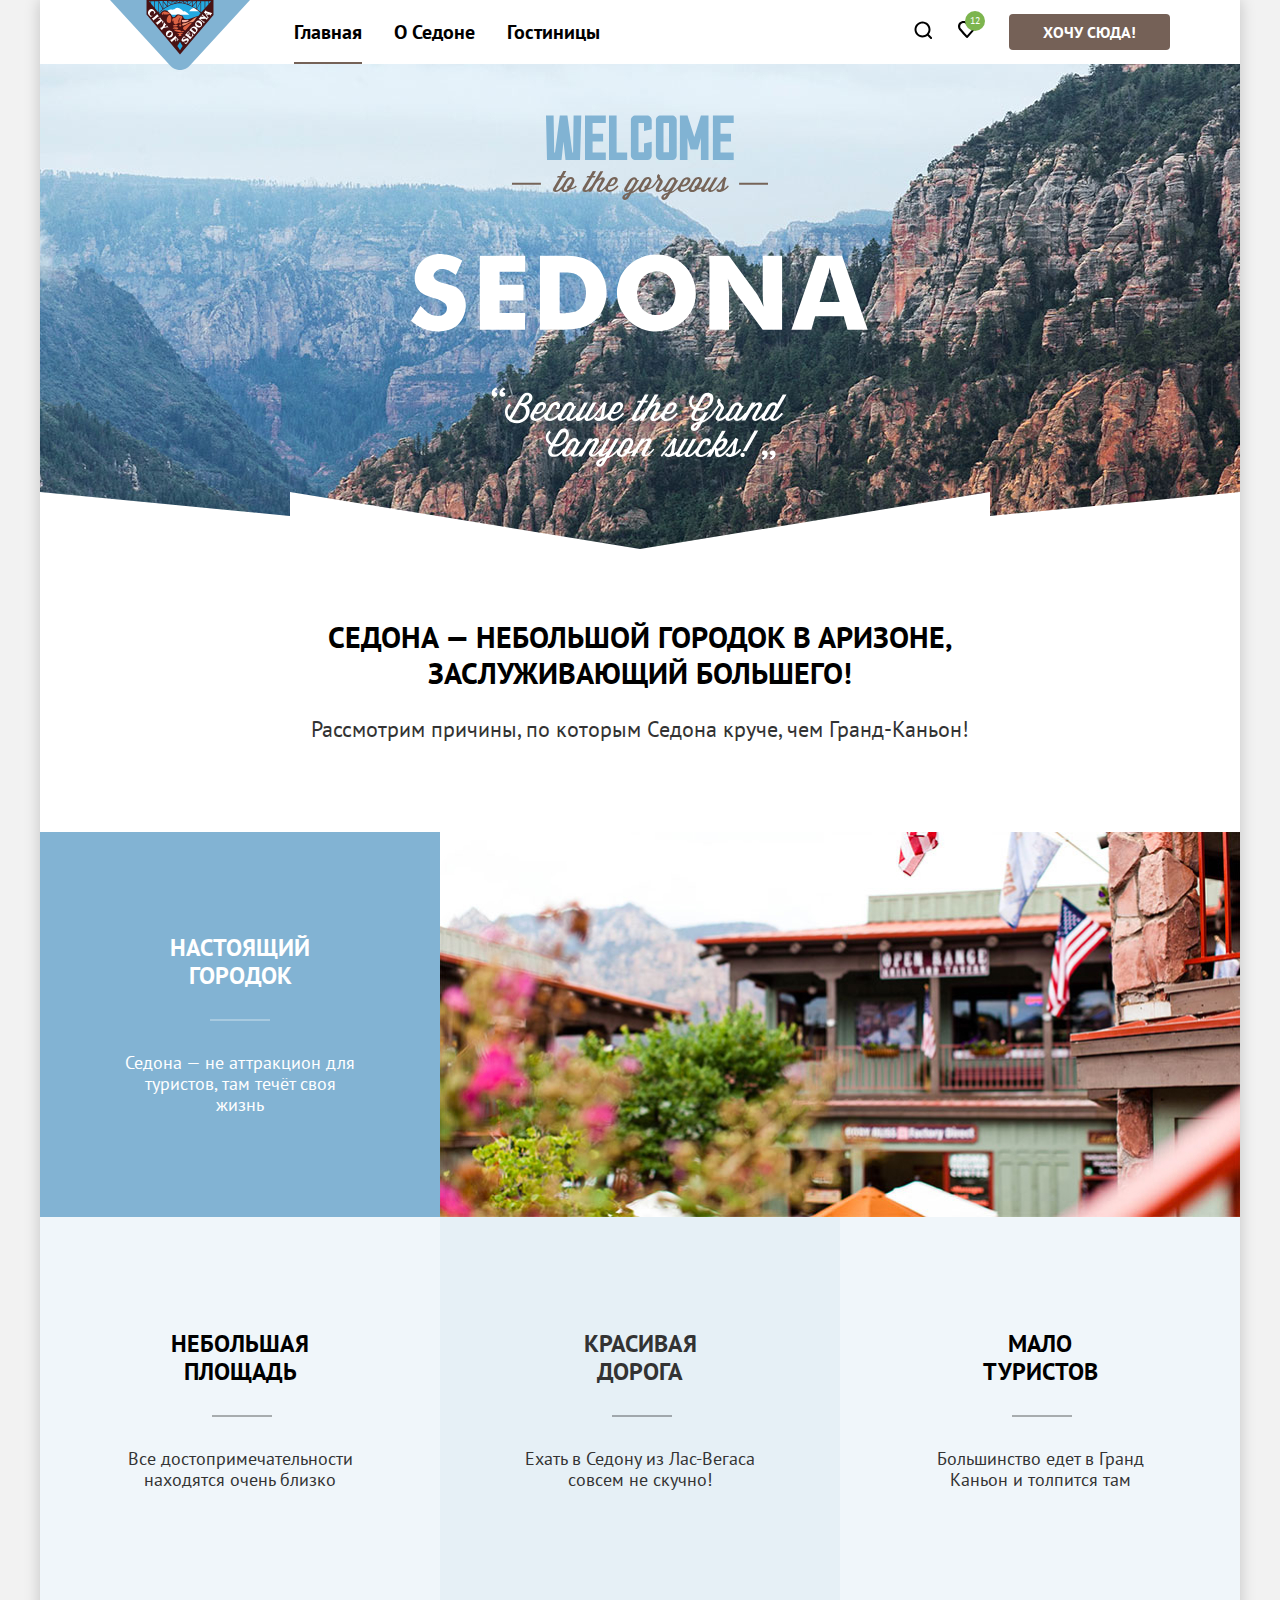
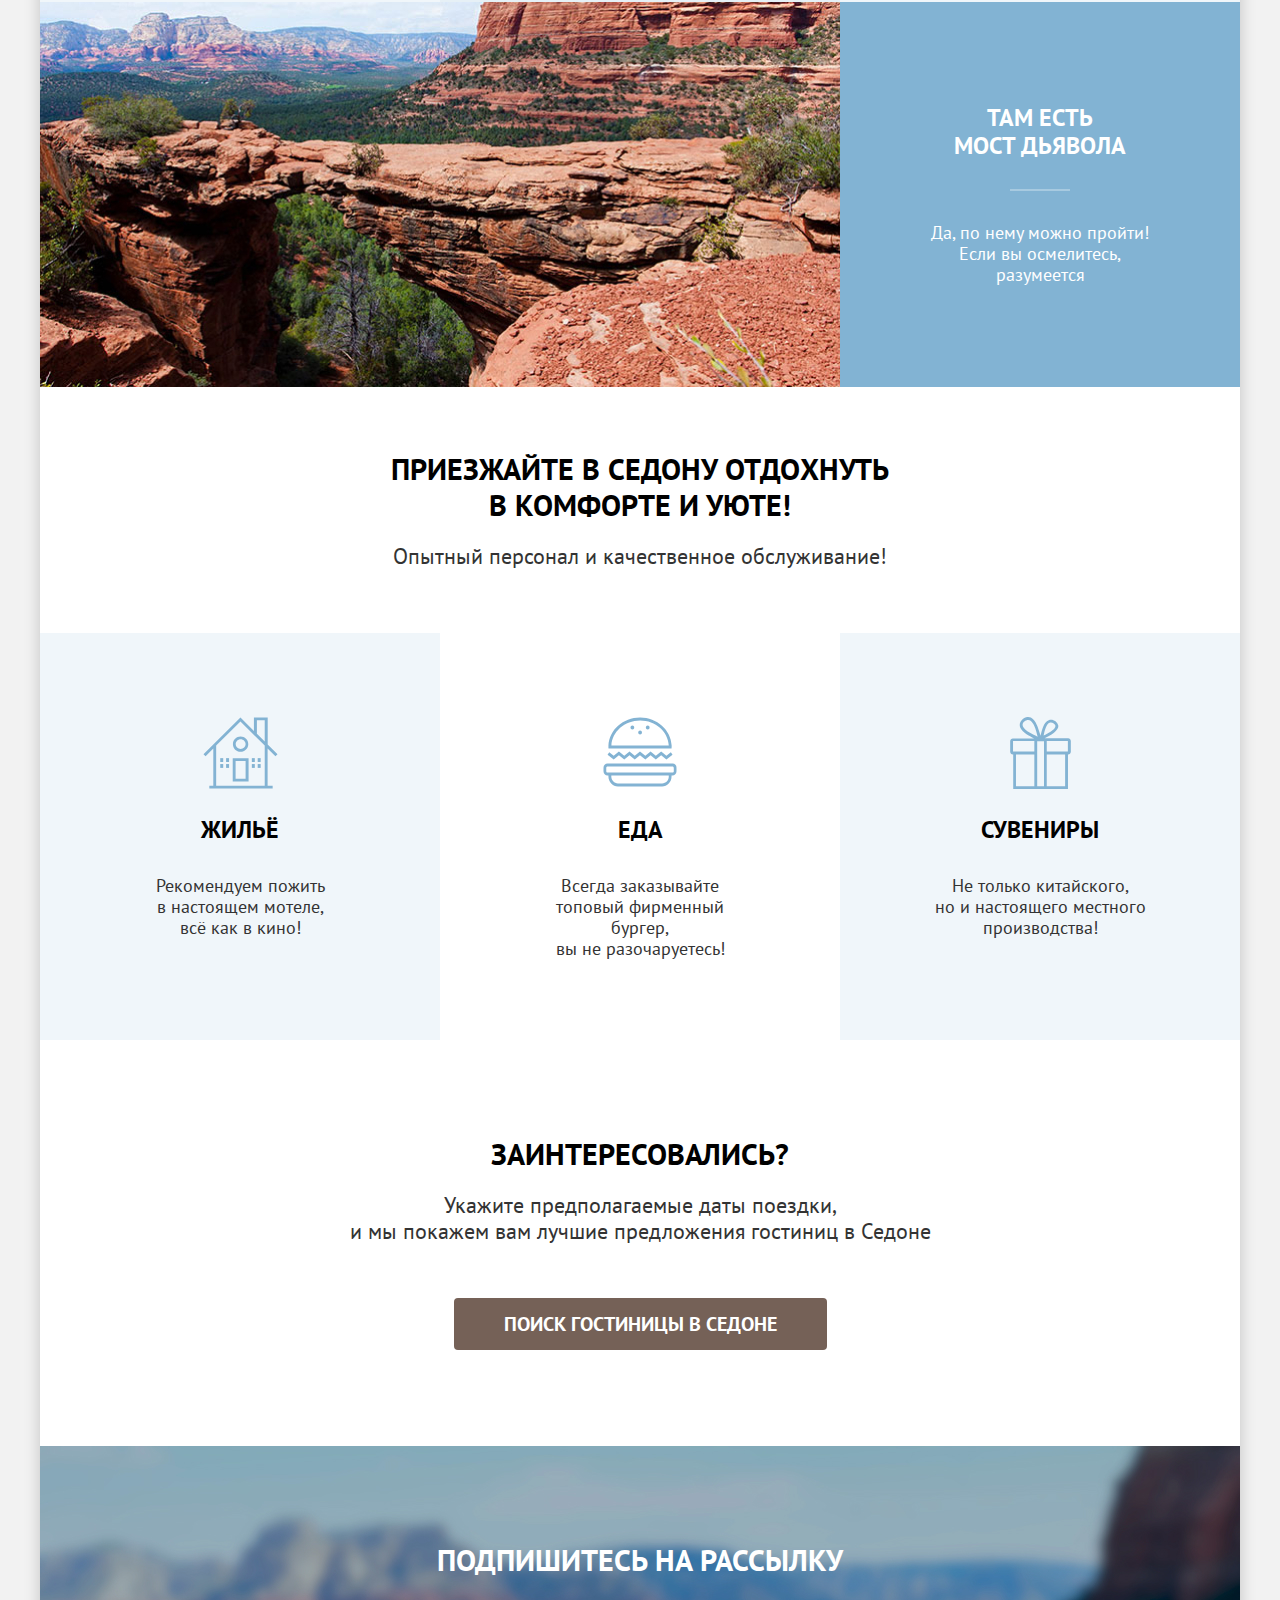
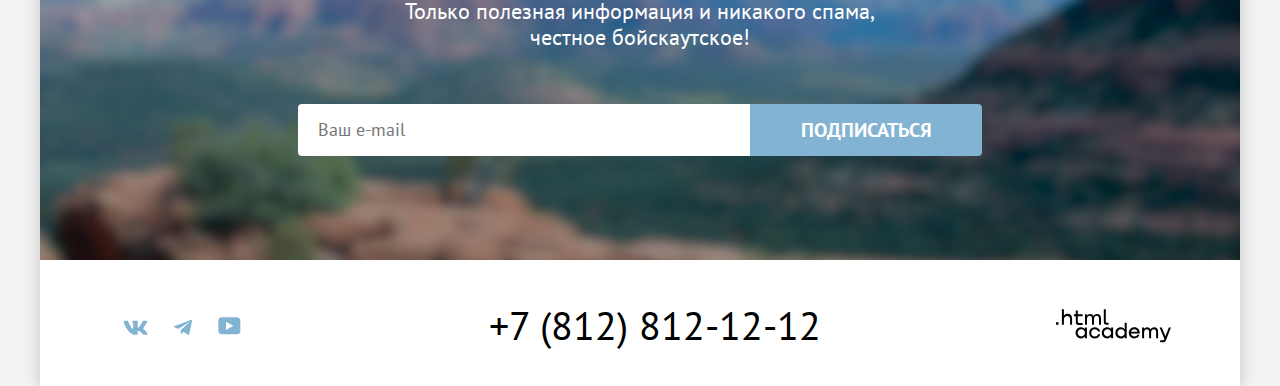
<file: index.html>
<!DOCTYPE html>
<html lang="ru">

  <head>
    <meta charset="utf-8">
    <title>Седона</title>
    <link rel="icon" href="favicon.ico" sizes="32x32">
    <link rel="stylesheet" href="styles/styles.css">
  </head>

  <body>
    <div class="wrapper">
      <header class="page-header" data-test="header">
        <nav class="navigation">
          <a class="logo" href="https://htmlacademy.ru/">
            <img class="logo-img" src="images/logo.svg" width="140" height="70" alt="Логотип «City of Sedona»">
          </a>
          <ul class="navigation-list">
            <li class="navigation-item">
              <a class="navigation-link navigation-link-current" href="index.html">Главная</a>
            </li>
            <li class="navigation-item">
              <a class="navigation-link" href="about.html">О Седоне</a>
            </li>
            <li class="navigation-item">
              <a class="navigation-link" href="catalog.html">Гостиницы</a>
            </li>
          </ul>
          <ul class="navigation-user">
            <li class="navigation-user-item">
              <a class="navigation-user-link" href="#">
                <svg class="navigation-icon" aria-hidden="true" focusable="false" width="18" height="18"
                  viewBox="0 0 18 18" xmlns="http://www.w3.org/2000/svg">
                  <path
                    d="M18.5 17.0083L14.8 13.3287C15.8 12.0359 16.5 10.3453 16.5 8.4558C16.5 4.08011 12.9 0.5 8.5 0.5C4.1 0.5 0.5 4.17956 0.5 8.55525C0.5 12.9309 4.1 16.511 8.5 16.511C10.3 16.511 12 15.9144 13.4 14.8204L17.1 18.5L18.5 17.0083ZM8.5 14.5221C5.2 14.5221 2.5 11.837 2.5 8.55525C2.5 5.27348 5.2 2.5884 8.5 2.5884C11.8 2.5884 14.5 5.27348 14.5 8.55525C14.5 11.837 11.8 14.5221 8.5 14.5221Z" />
                </svg>

                <span class="visually-hidden"> Поиск </span>
              </a>
            </li>
            <li class="navigation-user-item">
              <a class="navigation-user-link" href="#">
                <svg class="navigation-icon" aria-hidden="true" focusable="false" width="18" height="17"
                  viewBox="0 0 18 17" xmlns="http://www.w3.org/2000/svg">
                  <path
                    d="M8.9 17C8.6 17 8.3 16.9 8.1 16.6C2.7 10.5 1.4 9.1 1.1 8.7C0.4 7.8 0 6.6 0 5.4C0 2.4 2.4 0 5.5 0C6.8 0 8 0.5 9 1.3C10 0.5 11.3 0 12.5 0C15.5 0 18 2.4 18 5.4C18 6.7 17.5 7.9 16.7 8.8L9.7 16.7C9.5 16.9 9.3 17 8.9 17ZM2.9 7.5C3.2 7.9 6.4 11.5 9 14.4L15.2 7.4C15.7 6.9 15.9 6.2 15.9 5.4C15.9 3.6 14.4 2.1 12.6 2.1C11.6 2.1 10.6 2.6 9.9 3.4C9.6 3.7 9.3 3.8 9 3.8C8.7 3.8 8.4 3.6 8.2 3.4C7.5 2.6 6.5 2.1 5.5 2.1C3.7 2.1 2.2 3.6 2.2 5.4C2.1 6.3 2.5 7 2.9 7.5C2.8 7.5 2.8 7.5 2.9 7.5Z" />
                </svg>
                <span class="visually-hidden">Избранное</span>
                <output class="hearts-counter">12</output>
              </a>
            </li>
          </ul>
          <a class="signin" href="#">ХОЧУ СЮДА!</a>
        </nav>
      </header>

      <main class="main-content main-container" data-test="main">
        <div class="hero" data-test="hero">
          <!-- Главный заголовок -->
          <h1 class="visually-hidden">Добро пожаловать на сайт Седона</h1>
          <img class="hero-img" src="images/welcome.svg" width="458" height="352" alt="Welcome to Sedona">
        </div>
        <section class="advantages" data-test="advantages">
          <div class="advantages-block">
            <h2 class="main-title">
              Седона — небольшой городок в Аризоне, <br> заслуживающий большего!
            </h2>
            <p class="main-description">
              Рассмотрим причины, по которым Седона круче, чем Гранд-Каньон!
            </p>
          </div>
          <ul class="advantages-list">
            <li class="advantages-item-with-img">
              <div class="advantages-item-left-block">
                <h3 class="advantages-title">Настоящий городок</h3>
                <p class="advantages-description">
                  Седона — не аттракцион для туристов, там течёт своя жизнь
                </p>
              </div>
              <img class="blog-article-img" src="images/advantage-photo-1.jpg" width="800" height="385"
                alt="Вид на дом и горы">
            </li>
            <li class="advantages-item-side">
              <h3 class="advantages-title-center">Небольшая площадь</h3>
              <p class="advantages-description-center">
                Все достопримечательности находятся очень близко
              </p>
            </li>
            <li class="advantages-item-center">
              <h3 class="advantages-title-center">Красивая дорога</h3>
              <p class="advantages-description-center">
                Ехать в Седону из Лас-Вегаса совсем не скучно!
              </p>
            </li>
            <li class="advantages-item-side">
              <h3 class="advantages-title-center">Мало туристов</h3>
              <p class="advantages-description-center">
                Большинство едет в Гранд Каньон и толпится там
              </p>
            </li>
            <li class="advantages-item-with-img">
              <img class="blog-article-img" src="images/advantage-photo-2.jpg" width="800" height="385"
                alt="Вид на горы">
              <div class="advantages-item-right-block">
                <h3 class="advantages-title">Там есть мост дьявола</h3>
                <p class="advantages-description">
                  Да, по нему можно пройти! Если вы осмелитесь, разумеется
                </p>
              </div>
            </li>
          </ul>
        </section>

        <section class="services" data-test="service">
          <div class="services-block">
            <h2 class="service-title">
              Приезжайте в Седону отдохнуть в комфорте и уюте!
            </h2>
            <p class="service-description">
              Опытный персонал и качественное обслуживание!
            </p>
          </div>
          <ul class="services-list">
            <li class="services-item services-item-1">
              <h3 class="services-name">Жильё</h3>
              <p class="services-item-description">
                Рекомендуем пожить<br> в настоящем мотеле, <br>всё как в кино!
              </p>
            </li>
            <li class="services-item services-item-2">
              <h3 class="services-name">Еда</h3>
              <p class="services-item-description">
                Всегда заказывайте<br> топовый фирменный бургер, <br>вы не
                разочаруетесь!
              </p>
            </li>
            <li class="services-item services-item-3">
              <h3 class="services-name">Сувениры</h3>
              <p class="services-item-description">
                Не только китайского, <br>но и настоящего местного производства!
              </p>
            </li>
          </ul>
        </section>

        <section class="hotels-find" data-test="search">
          <h2 class="hotels-find-title">Заинтересовались?</h2>
          <p class="hotels-find-description">
            Укажите предполагаемые даты поездки, <br>и мы покажем вам лучшие
            предложения гостиниц в Седоне
          </p>
          <button class="hotels-find-button" type="button">
            Поиск гостиницы в Седоне
          </button>
        </section>

        <section class="subscribe" data-test="subscribe">
          <form class="newsletter-form" action="https://echo.htmlacademy.ru/" method="post">
            <div class="subscribe-text">
              <h2 class="subscribe-title">Подпишитесь на рассылку</h2>
              <p class="subscribe-description">
                Только полезная информация и никакого спама, честное
                бойскаутское!
              </p>
            </div>
            <div class="subscribe-block">
              <input class="subscribe-field" placeholder="Ваш e-mail" type="email" name="newsletter-email" id="email"
                required>
              <label for="email"></label>
              <button class="subscribe-button" type="submit">
                <span>ПОДПИСАТЬСЯ</span>
              </button>
            </div>
          </form>
        </section>
      </main>

      <footer class="page-footer" data-test="footer">
        <ul class="footer-social-list">
          <li class="footer-social-item">
            <a class="page-footer-button" href="https://vk.com/htmlacademy" target="_blank" rel="noreferrer noopener">
              <span class="visually-hidden">ВКонтакте</span>
              <svg class="social-link-icon" xmlns="http://www.w3.org/2000/svg" width="25" height="15"
                viewBox="0 0 25 15" aria-hidden="true" focusable="false" fill="currentColor">
                <path fill-rule="evenodd"
                  d="M24.12 1.8c.16-.54 0-.94-.8-.94H20.7c-.67 0-.98.34-1.15.73 0 0-1.33 3.2-3.22 5.27-.61.6-.9.8-1.23.8-.16 0-.41-.2-.41-.75v-5.1c0-.66-.19-.95-.74-.95H9.82c-.42 0-.67.3-.67.59 0 .62.95.76 1.04 2.51v3.8c0 .83-.15.98-.48.98-.9 0-3.06-3.2-4.34-6.88-.25-.72-.5-1-1.18-1H1.57c-.75 0-.9.34-.9.73 0 .68.89 4.07 4.14 8.55 2.17 3.06 5.23 4.72 8 4.72 1.68 0 1.88-.37 1.88-1v-2.32c0-.74.16-.88.7-.88.38 0 1.05.19 2.6 1.66 1.79 1.75 2.08 2.54 3.08 2.54h2.63c.75 0 1.12-.37.9-1.1-.23-.72-1.08-1.77-2.2-3.02-.62-.71-1.54-1.48-1.82-1.86-.39-.5-.28-.71 0-1.15 0 0 3.2-4.42 3.54-5.93Z"
                  clip-rule="evenodd" />
              </svg>
            </a>
          </li>
          <li class="footer-social-item">
            <a class="page-footer-button" href="https://t.me/htmlacademy" target="_blank" rel="noreferrer noopener">
              <span class="visually-hidden">Телеграмм</span>
              <svg class="social-link-icon" xmlns="http://www.w3.org/2000/svg" width="18" height="16"
                viewBox="0 0 18 16" aria-hidden="true" focusable="false" fill="currentColor">
                <path
                  d="M16.79.96.84 7.1c-1.09.44-1.08 1.05-.2 1.32l4.1 1.28 9.47-5.98c.44-.27.85-.13.52.17l-7.68 6.93-.28 4.22c.41 0 .6-.2.83-.41l1.99-1.94 4.13 3.06c.77.42 1.31.2 1.5-.71l2.72-12.8c.28-1.1-.43-1.61-1.16-1.28Z" />
              </svg>
            </a>
          </li>
          <li class="footer-social-item">
            <a class="page-footer-button" href="https://www.youtube.com/user/htmlacademyru" target="_blank"
              rel="noreferrer noopener">
              <span class="visually-hidden">YouTube</span>
              <svg class="social-link-icon" xmlns="http://www.w3.org/2000/svg" width="23" height="18"
                viewBox="0 0 23 18" aria-hidden="true" focusable="false" fill="currentColor">
                <path
                  d="M18.94.36H3.51C1.65.36.33 1.95.33 3.76v10.09c0 1.91 1.32 3.5 3.18 3.5h15.65c1.64 0 3.17-1.59 3.17-3.4V3.76c-.22-1.8-1.53-3.4-3.39-3.4ZM7.99 12.89V4.82l7.34 4.04-7.34 4.03Z" />
              </svg>
            </a>
          </li>
        </ul>
        <address class="footer-contacts">
          <a class="footer-contacts-phone" href="tel:+78128121212">+7 (812) 812-12-12</a>
        </address>
        <a class="htmlacademy-link" href="https://htmlacademy.ru/intensive/htmlcss" target="_blank"
          rel="noreferrer noopener">
          <span class="visually-hidden">.html academy</span>
          <svg class="footer-logo" xmlns="http://www.w3.org/2000/svg" width="115" height="34" viewBox="0 0 115 34"
            aria-hidden="true" focusable="false" fill="currentColor">
            <path
              d="M0 13.26v2.6h2.5v-2.6H0ZM11.6 4.86c-1.6 0-2.8.7-3.6 1.7h-.1V.36h-2v15.5h2v-5.3c0-2.1 1.3-3.6 3.3-3.6 1.8 0 2.9 1.4 2.9 3.2v5.7h2v-6.1c.1-3-1.8-4.9-4.5-4.9ZM26.6 5.16h-4.8v-3.7h-2v3.8h-1.9v2h1.9v6c0 1.7 1 2.7 2.7 2.7h4.1v-2h-3.7c-.7 0-1.1-.4-1.1-1.1v-5.7h4.8v-2ZM41.1 4.96c-1.6 0-2.9.8-3.5 2.1h-.1c-.6-1.2-1.8-2.1-3.4-2.1-1.4 0-2.5.8-3.1 1.8h-.1v-1.6H29v10.6h2v-5.4c0-2 1-3.5 2.6-3.5 1.5 0 2.4 1 2.4 2.6v6.3h2v-5.6c0-2.4 1.4-3.3 2.6-3.3 1.5 0 2.4 1 2.4 2.6v6.3h2v-6.5c.1-2.5-1.4-4.3-3.9-4.3ZM47.8 13.06c0 1.7 1 2.7 2.8 2.7h2v-2h-1.7c-.7 0-1.1-.4-1.1-1.1V.36h-2v12.7ZM28.9 20.06c-.9-1.1-2.2-1.8-3.9-1.8-3.1 0-5.4 2.3-5.4 5.6s2.3 5.6 5.4 5.6c1.8 0 3-.8 3.8-1.9h.1v1.6h2v-10.6h-2v1.5Zm-3.6 7.4c-2.2 0-3.6-1.6-3.6-3.6s1.4-3.6 3.6-3.6 3.6 1.6 3.6 3.6c0 1.9-1.4 3.6-3.6 3.6ZM44.2 22.36c-.5-2.4-2.6-4.1-5.4-4.1a5.4 5.4 0 0 0-5.6 5.6c0 3.1 2.2 5.6 5.6 5.6 2.8 0 4.9-1.8 5.4-4.2h-2.1a3.4 3.4 0 0 1-3.3 2.3c-2.2 0-3.6-1.6-3.6-3.6s1.4-3.6 3.6-3.6c1.6 0 2.8 1 3.3 2.2h2.1v-.2ZM55.1 20.06c-.9-1.1-2.2-1.8-3.9-1.8-3.1 0-5.4 2.3-5.4 5.6s2.3 5.6 5.4 5.6c1.8 0 3-.8 3.8-1.9h.1v1.6h2v-10.6h-2v1.5Zm-3.6 7.4c-2.2 0-3.6-1.6-3.6-3.6s1.4-3.6 3.6-3.6 3.6 1.6 3.6 3.6c0 1.9-1.5 3.6-3.6 3.6ZM68.7 20.16c-.9-1.1-2.2-1.9-3.9-1.9-3.1 0-5.4 2.3-5.4 5.6s2.2 5.6 5.4 5.6c1.7 0 3-.8 3.8-1.8h.1v1.5h2v-15.4h-2v6.4Zm-3.6 7.3c-2.2 0-3.6-1.6-3.6-3.6s1.4-3.6 3.6-3.6 3.6 1.6 3.6 3.6c-.1 2-1.5 3.6-3.6 3.6ZM78.3 18.26c-3.3 0-5.5 2.5-5.5 5.6 0 3 2.1 5.6 5.5 5.6 2.5 0 4.5-1.3 5.2-3.6h-2.1c-.5 1-1.6 1.6-3 1.6-1.9 0-3.3-1.3-3.4-2.9h8.8c.2-3.6-2-6.3-5.5-6.3Zm0 1.9c1.7 0 3 1 3.3 2.6h-6.5c.3-1.5 1.5-2.6 3.2-2.6ZM98.2 18.26c-1.6 0-2.9.8-3.6 2h-.1c-.6-1.2-1.8-2-3.4-2-1.4 0-2.5.7-3.1 1.8v-1.5h-1.9v10.6h2v-5.4c0-2 1-3.4 2.6-3.5 1.5 0 2.4 1 2.4 2.6v6.3h2v-5.6c0-2.4 1.4-3.3 2.6-3.3 1.5 0 2.4 1 2.4 2.6v6.3h2v-6.5c.1-2.6-1.4-4.4-3.9-4.4ZM109.4 27.36l-3.6-8.9h-2.2l4.8 11.6c-.3.9-.7 1.2-1.7 1.2h-2.5v2h2.5c1.8 0 2.8-.8 3.5-2.6l4.7-12.2h-2.1l-3.4 8.9Z" />
          </svg>
        </a>
      </footer>

      <div class="modal-container modal-container-close">
        <div class="modal">
          <button class="modal-close-button" type="button">
            <span class="visually-hidden">Закрыть</span>
          </button>
          <section class="modal-content">
            <h2 class="modal-title">Поиск гостиницы в Седоне</h2>
          </section>
          <form class="find-form" action="https://echo.htmlacademy.ru/" method="get">
            <div class="date-container arrival-date-container">
              <label class="arrival-date" for="arrival-field">Дата заезда:</label>
              <input class="date-field date-field-img" type="text" id="arrival-field" name="dateArrival"
                placeholder="Выберите дату" value="27 апреля 2020" required>
              <span class="date-comment date-comment-incorrect">Мы не можем отправить вас в прошлое.</span>
            </div>
            <div class="date-container departure-date-container">
              <label class="departure-date" for="departure-field">Дата выезда:</label>
              <input class="date-field date-field-img" type="text" id="departure-field" name="auth-password"
                placeholder="Выберите дату" value="1 сентября 2023" required>
              <span class="date-comment">На эти даты есть свободные номера. Пока есть.</span>
            </div>

            <div class="adults-childs-container">
              <div class="adults-container">
                <label class="adults-title" for="adults-field">Взрослые:</label>
                <div class="adults-amount">
                  <button class="button-minus amount-button" type="button">
                    <span class="visually-hidden">Кнопка уменьшить</span>
                    <svg class="minus-svg" width="14" height="2" viewBox="0 0 14 2" fill="currentColor"
                      xmlns="http://www.w3.org/2000/svg">
                      <path d="M0 0L0 2L14 2V0L0 0Z" />
                    </svg>
                  </button>
                  <input class="amount-field" type="number" id="adults-field" name="adults-field" value="2"
                    placeholder="0" min="1" step="1" required>
                  <button class="button-plus amount-button" type="button">
                    <span class="visually-hidden">Кнопка увеличить</span>
                    <svg class="plus-svg" width="14" height="14" viewBox="0 0 14 14" fill="currentColor"
                      xmlns="http://www.w3.org/2000/svg">
                      <path d="M14 6H8V0H6V6H0V8H6V14H8V8H14V6Z" />
                    </svg>
                  </button>
                </div>
              </div>

              <div class="childs-container">
                <div class="tooltip-comment">
                  <label class="childs-title" for="childs-field">Дети:</label>
                  <button class="tooltip-info" type="button">
                    <span class="tooltip-comment-text">
                      Укажите количество детей, которые будут с вами, возраст
                      которых от 6 до 18 лет. Дети до 6 лет размещаются
                      бесплатно.
                    </span>
                  </button>
                </div>

                <div class="childs-amount">
                  <button class="button-minus amount-button" type="button">
                    <span class="visually-hidden">Кнопка уменьшить</span>
                    <svg class="minus-svg" width="14" height="2" viewBox="0 0 14 2" fill="currentColor"
                      xmlns="http://www.w3.org/2000/svg">
                      <path d="M0 0L0 2L14 2V0L0 0Z" />
                    </svg>
                  </button>
                  <input class="amount-field" type="number" id="childs-field" name="childs-field" value="2"
                    placeholder="0" min="1" step="1" required>
                  <button class="button-plus amount-button" type="button">
                    <span class="visually-hidden">Кнопка увеличить</span>
                    <svg class="plus-svg" width="14" height="14" viewBox="0 0 14 14" fill="currentColor"
                      xmlns="http://www.w3.org/2000/svg">
                      <path d="M14 6H8V0H6V6H0V8H6V14H8V8H14V6Z" />
                    </svg>
                  </button>
                </div>
              </div>
            </div>
            <button class="find-form-button" type="submit">Найти</button>
          </form>
        </div>
      </div>
    </div>
  </body>

</html>
</file>
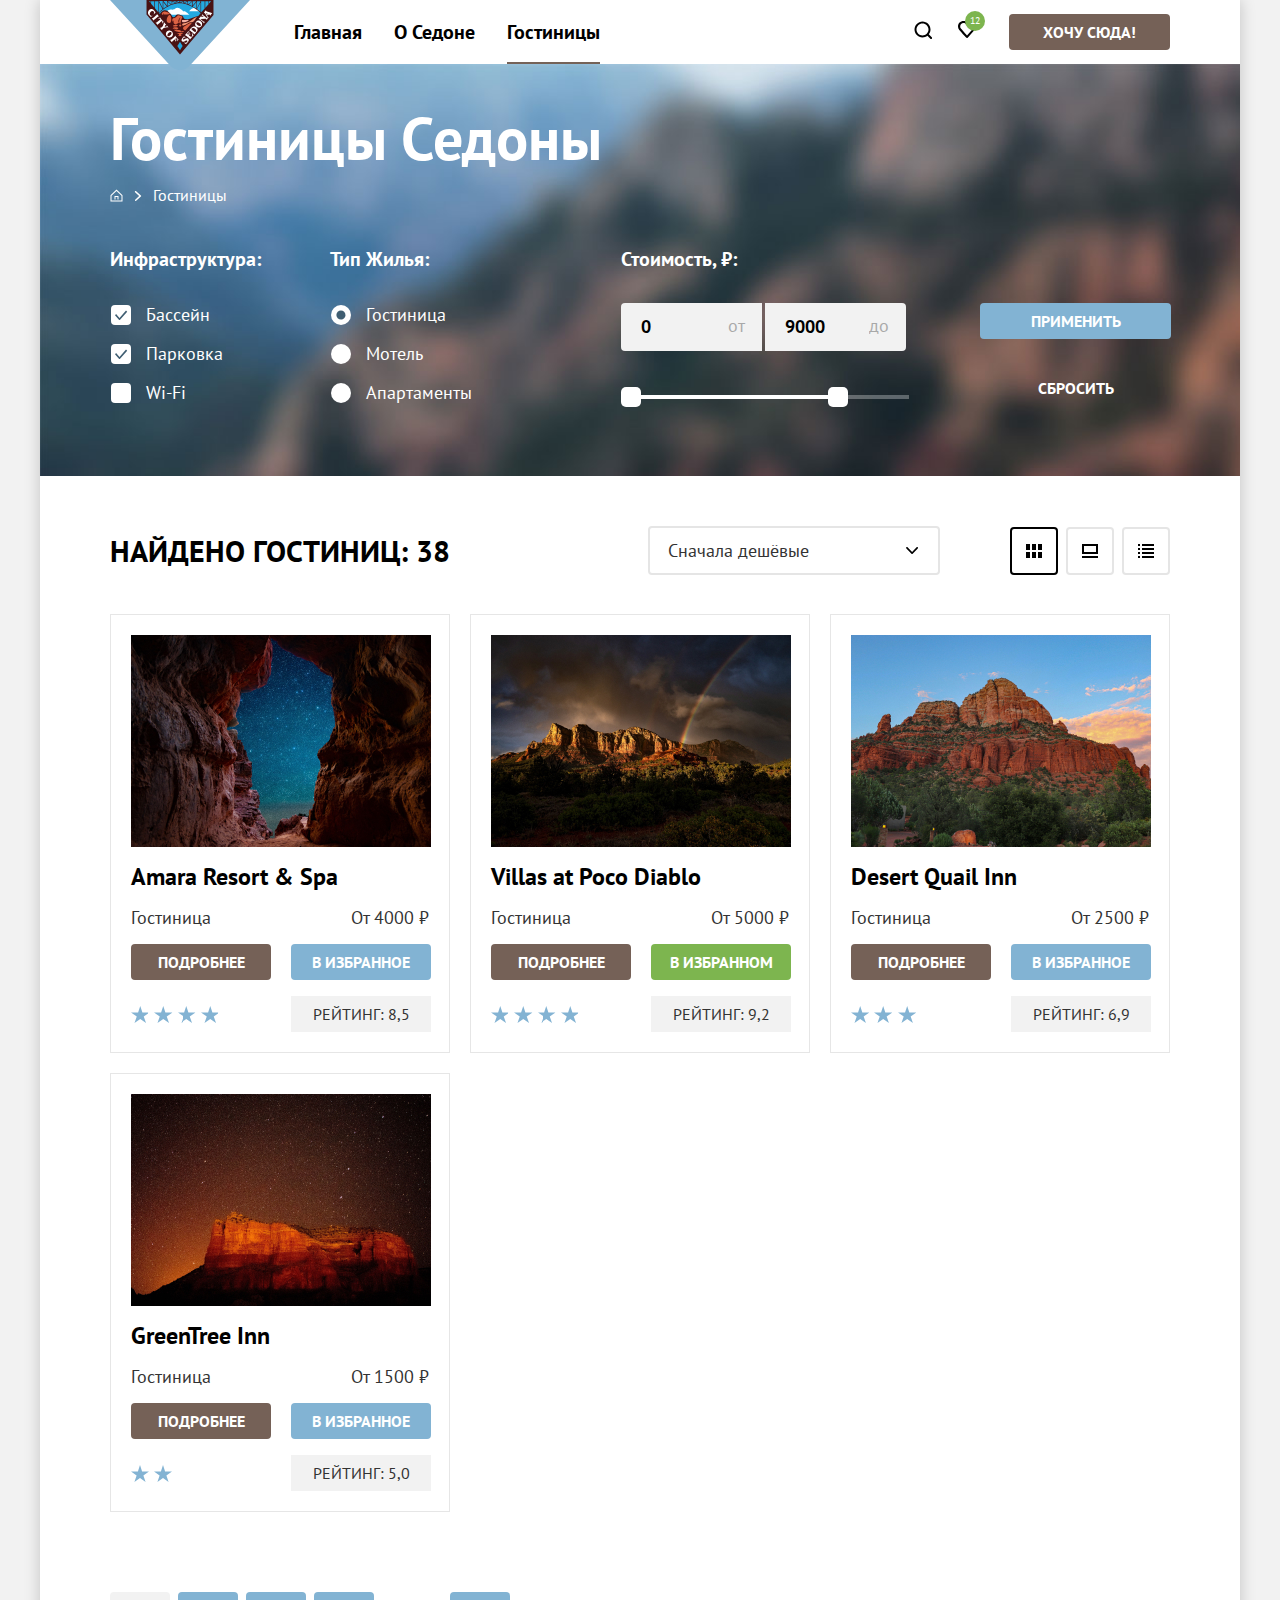
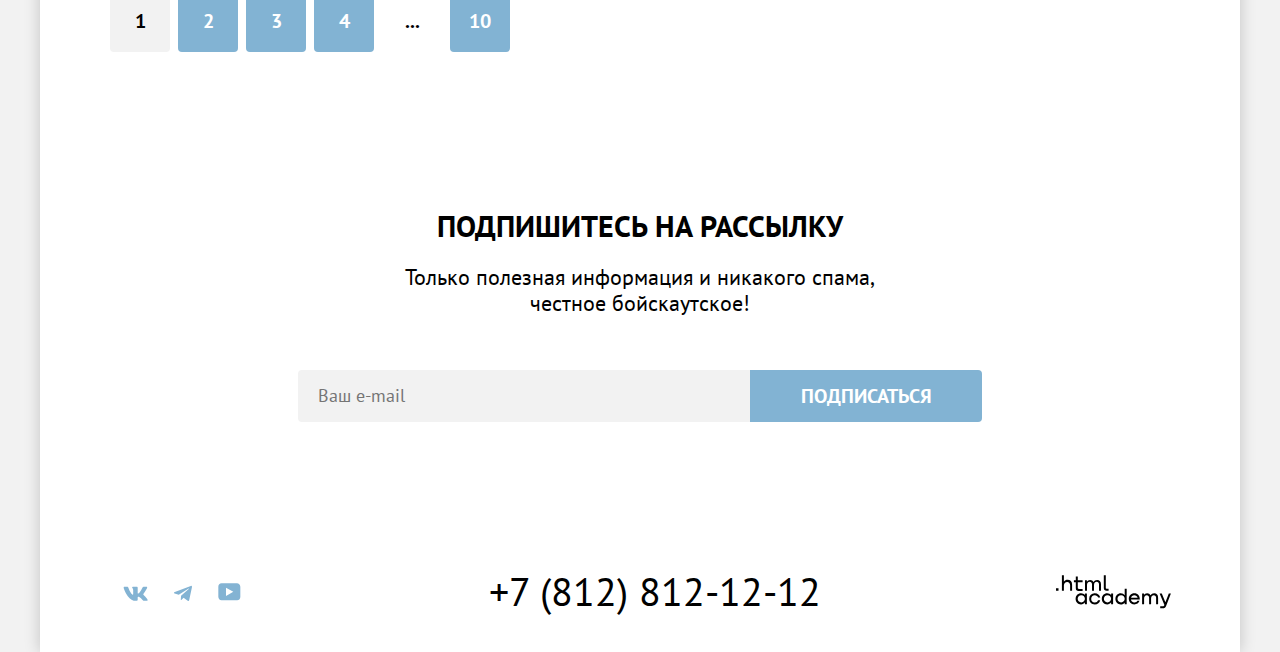
<file: catalog.html>
<!DOCTYPE html>
<html lang="ru">

  <head>
    <meta charset="utf-8">
    <title>Гостиницы</title>
    <link rel="icon" href="favicon.ico" sizes="32x32">
    <link rel="stylesheet" href="styles/styles.css">
  </head>

  <body>
    <div class="wrapper">
      <header class="page-header" data-test="header">
        <nav class="navigation">
          <a class="logo" href="#">
            <img class="logo-img" src="images/logo.svg" width="140" height="70" alt="Логотип «City of Sedona»">
          </a>
          <ul class="navigation-list">
            <li class="navigation-item">
              <a class="navigation-link" href="index.html">Главная</a>
            </li>
            <li class="navigation-item">
              <a class="navigation-link" href="about.html">О Седоне</a>
            </li>
            <li class="navigation-item">
              <a class="navigation-link navigation-link-current">Гостиницы</a>
            </li>
          </ul>
          <ul class="navigation-user">
            <li class="navigation-user-item">
              <a class="navigation-user-link" href="#">
                <svg class="navigation-icon" aria-hidden="true" focusable="false" width="18" height="18"
                  viewBox="0 0 18 18" xmlns="http://www.w3.org/2000/svg">
                  <path
                    d="M18.5 17.0083L14.8 13.3287C15.8 12.0359 16.5 10.3453 16.5 8.4558C16.5 4.08011 12.9 0.5 8.5 0.5C4.1 0.5 0.5 4.17956 0.5 8.55525C0.5 12.9309 4.1 16.511 8.5 16.511C10.3 16.511 12 15.9144 13.4 14.8204L17.1 18.5L18.5 17.0083ZM8.5 14.5221C5.2 14.5221 2.5 11.837 2.5 8.55525C2.5 5.27348 5.2 2.5884 8.5 2.5884C11.8 2.5884 14.5 5.27348 14.5 8.55525C14.5 11.837 11.8 14.5221 8.5 14.5221Z" />
                </svg>
                <span class="visually-hidden"> Поиск </span>
              </a>
            </li>
            <li class="navigation-user-item">
              <a class="navigation-user-link" href="#">
                <svg class="navigation-icon" aria-hidden="true" focusable="false" width="18" height="17"
                  viewBox="0 0 18 17" xmlns="http://www.w3.org/2000/svg">
                  <path
                    d="M8.9 17C8.6 17 8.3 16.9 8.1 16.6C2.7 10.5 1.4 9.1 1.1 8.7C0.4 7.8 0 6.6 0 5.4C0 2.4 2.4 0 5.5 0C6.8 0 8 0.5 9 1.3C10 0.5 11.3 0 12.5 0C15.5 0 18 2.4 18 5.4C18 6.7 17.5 7.9 16.7 8.8L9.7 16.7C9.5 16.9 9.3 17 8.9 17ZM2.9 7.5C3.2 7.9 6.4 11.5 9 14.4L15.2 7.4C15.7 6.9 15.9 6.2 15.9 5.4C15.9 3.6 14.4 2.1 12.6 2.1C11.6 2.1 10.6 2.6 9.9 3.4C9.6 3.7 9.3 3.8 9 3.8C8.7 3.8 8.4 3.6 8.2 3.4C7.5 2.6 6.5 2.1 5.5 2.1C3.7 2.1 2.2 3.6 2.2 5.4C2.1 6.3 2.5 7 2.9 7.5C2.8 7.5 2.8 7.5 2.9 7.5Z" />
                </svg>
                <span class="visually-hidden">Избранное</span>
                <output class="hearts-counter">12</output>
              </a>
            </li>
          </ul>
          <a class="signin" href="#">ХОЧУ СЮДА!</a>
        </nav>
      </header>

      <main class="main-inner main-container" data-test="main">
        <header class="inner-header">
          <h1 class="inner-header-title">Гостиницы Седоны</h1>
          <ul class="breadcrumbs">
            <li class="breadcrumbs-item">
              <a class="breadcrumbs-link breadcrumbs-link-home" href="index.html">
                <span class="visually-hidden">Главная страница</span>
              </a>
            </li>
            <li class="breadcrumbs-item">
              <a class="breadcrumbs-link">Гостиницы</a>
            </li>
          </ul>

          <section class="filter-products">
            <h2 class="visually-hidden">Список гостиниц с фильтрами</h2>
            <form class="catalog-filter" action="https://echo.htmlacademy.ru/" method="get">
              <fieldset class="catalog-filter-group">
                <legend class="catalog-filter-title">Инфраструктура:</legend>
                <ul class="catalog-filter-list infrastructure">
                  <li class="catalog-filter-item">
                    <label class="control">
                      <input class="control-input visually-hidden" type="checkbox" name="pool" checked>
                      <span class="catalog-checkbox"></span>
                      <span class="catalog-title">Бассейн</span>
                    </label>
                  </li>
                  <li class="catalog-filter-item">
                    <label class="control">
                      <input class="control-input visually-hidden" type="checkbox" name="parking" checked>
                      <span class="catalog-checkbox"></span>
                      <span class="catalog-title">Парковка</span>
                    </label>
                  </li>
                  <li class="catalog-filter-item">
                    <label class="control">
                      <input class="control-input visually-hidden" type="checkbox" name="Wi-Fi">
                      <span class="catalog-checkbox"></span>
                      <span class="catalog-title">Wi-Fi</span>
                    </label>
                  </li>
                </ul>
              </fieldset>

              <fieldset class="catalog-filter-group" data-test="filter">
                <legend class="catalog-filter-title">Тип жилья:</legend>
                <ul class="catalog-filter-list type-housing">
                  <li class="catalog-filter-item type-housing-item">
                    <label class="control">
                      <input class="control-input visually-hidden" type="radio" name="product-group" value="hotel"
                        checked>
                      <span class="catalog-checkbox"></span>
                      <span class="catalog-title">Гостиница</span>
                    </label>
                  </li>
                  <li class="catalog-filter-item type-housing-item">
                    <label class="control">
                      <input class="control-input visually-hidden" type="radio" name="product-group" value="motel">
                      <span class="catalog-checkbox"></span>
                      <span class="catalog-title">Мотель</span>
                    </label>
                  </li>
                  <li class="catalog-filter-item type-housing-item">
                    <label class="control">
                      <input class="control-input visually-hidden" type="radio" name="product-group"
                        value="appartments">
                      <span class="catalog-checkbox"></span>
                      <span class="catalog-title">Апартаменты</span>
                    </label>
                  </li>
                </ul>
              </fieldset>
              <fieldset class="catalog-filter-group">
                <legend class="catalog-filter-title">Стоимость, ₽:</legend>

                <div class="range-wrapper-inputs">
                  <label class="catalog-filter-label">
                    <input class="cost-choice-field cost-choice-from" type="number" value="0" placeholder="0"
                      name="min-price">
                    <span class="cost-choice-text">от</span>
                  </label>
                  <label class="catalog-filter-label">
                    <input class="cost-choice-field cost-choice-till" type="number" value="9000" placeholder="9000"
                      name="max-price">
                    <span class="cost-choice-text">до</span>
                  </label>
                  <div class="range-scale">
                    <div class="range-bar" style="left: 0; width: 207px">
                      <button class="range-toggle toggle-min" type="button">
                        <span class="visually-hidden">Изменить минимальную цену</span>
                      </button>
                      <button class="range-toggle toggle-max" type="button">
                        <span class="visually-hidden">Изменить максимальную цену</span>
                      </button>
                    </div>
                  </div>
                </div>
              </fieldset>
              <div class="catalog-filter-button-block">
                <button class="button-submit" type="submit">Применить</button>
                <button class="button-reset" type="reset">Сбросить</button>
              </div>
            </form>
          </section>
        </header>
        <section class="find-hotels-section" data-test="catalog">
          <div class="find-hotels-line">
            <h2 class="find-hotels">Найдено гостиниц: 38</h2>
            <select class="select-control" aria-label="Сортировка">
              <option value="cheap">Сначала дешёвые</option>
              <option value="expensive">Сначала дорогие</option>
              <option value="popular">Сначала популярные</option>
            </select>
            <div class="find-hotels-buttons-block">
              <a class="find-hotels-buttons button-cards active-view-button" href="catalog.html?view=tile">Показать
                карточки</a>

              <a class="find-hotels-buttons button-img" href="catalog.html?view=card">Показать картинки</a>

              <a class="find-hotels-buttons button-list" href="catalog.html?view=list">Показать список</a>
            </div>
          </div>
          <ul class="product-list" data-test="catalog">
            <li class="product-card">
              <a class="product-card-link" href="product.html">
                <img class="product-card-image" src="images/catalog/hotel-1.jpg" width="300" height="212"
                  alt="hotel Amara Resort & Spa">
                <h3 class="product-card-title">
                  <span>Amara Resort & Spa</span>
                </h3>
              </a>
              <p class="product-card-price-block">
                Гостиница
                <span class="product-card-price">От 4000 ₽</span>
              </p>
              <div class="product-card-button-block">
                <a class="product-card-button-details" href="#">Подробнее</a>
                <button class="product-card-button-favorites" type="button">
                  В избранное
                </button>
              </div>
              <div class="stars-rating-block">
                <span class="visually-hidden">4 звезды</span>
                <div class="product-card-stars-list four-stars"></div>
                <span class="rating">Рейтинг: 8,5</span>
              </div>
            </li>
            <li class="product-card">
              <a class="product-card-link" href="product.html">
                <img class="product-card-image" src="images/catalog/hotel-2.jpg" width="300" height="212"
                  alt="hotel Villas at Poco Diablo">
                <h3 class="product-card-title">
                  <span>Villas at Poco Diablo</span>
                </h3>
              </a>
              <p class="product-card-price-block">
                Гостиница
                <span class="product-card-price">От 5000 ₽</span>
              </p>
              <div class="product-card-button-block">
                <a class="product-card-button-details" href="#">Подробнее</a>
                <button class="product-card-button-favorites button-active" type="button">
                  В избранном
                </button>
              </div>
              <div class="stars-rating-block">
                <span class="visually-hidden">4 звезды</span>
                <div class="product-card-stars-list four-stars"></div>
                <span class="rating">Рейтинг: 9,2</span>
              </div>
            </li>
            <li class="product-card">
              <a class="product-card-link" href="product.html">
                <img class="product-card-image" src="images/catalog/hotel-3.jpg" width="300" height="212"
                  alt="hotel Desert Quail Inn">
                <h3 class="product-card-title">
                  <span>Desert Quail Inn</span>
                </h3>
              </a>
              <p class="product-card-price-block">
                Гостиница
                <span class="product-card-price">От 2500 ₽</span>
              </p>
              <div class="product-card-button-block">
                <a class="product-card-button-details" href="#">Подробнее</a>
                <button class="product-card-button-favorites" type="button">
                  В избранное
                </button>
              </div>
              <div class="stars-rating-block">
                <span class="visually-hidden">3 звезды</span>
                <div class="product-card-stars-list three-stars"></div>
                <span class="rating">Рейтинг: 6,9</span>
              </div>
            </li>
            <li class="product-card">
              <a class="product-card-link" href="product.html">
                <img class="product-card-image" src="images/catalog/hotel-4.jpg" width="300" height="212"
                  alt="hotel GreenTree Inn">
                <h3 class="product-card-title">
                  <span>GreenTree Inn</span>
                </h3>
              </a>
              <p class="product-card-price-block">
                Гостиница
                <span class="product-card-price">От 1500 ₽</span>
              </p>
              <div class="product-card-button-block">
                <a class="product-card-button-details" href="#">Подробнее</a>
                <button class="product-card-button-favorites" type="button">
                  В избранное
                </button>
              </div>
              <div class="stars-rating-block">
                <span class="visually-hidden">2 звезды</span>
                <div class="product-card-stars-list two-stars"></div>
                <span class="rating">Рейтинг: 5,0</span>
              </div>
            </li>
          </ul>

          <ul class="pagination">
            <li class="pagination-item">
              <a class="pagination-link pagination-current">1</a>
            </li>
            <li class="pagination-item">
              <a class="pagination-link" href="#">2</a>
            </li>
            <li class="pagination-item">
              <a class="pagination-link" href="#">3</a>
            </li>
            <li class="pagination-item">
              <a class="pagination-link" href="#">4</a>
            </li>
            <li class="pagination-item">
              <a class="pagination-link ellipsis">...</a>
            </li>
            <li class="pagination-item">
              <a class="pagination-link" href="#">10</a>
            </li>
          </ul>
        </section>

        <section class="catalog-subscribe" data-test="subscribe">
          <form class="catalog-newsletter-form" action="https://echo.htmlacademy.ru/" method="post">
            <div class="catalog-subscribe-text">
              <h2 class="catalog-subscribe-title">Подпишитесь на рассылку</h2>
              <p class="catalog-hotels-find-description">
                Только полезная информация и никакого спама, честное
                бойскаутское!
              </p>
            </div>
            <div class="catalog-subscribe-block">
              <input class="catalog-subscribe-field" placeholder="Ваш e-mail" type="email" name="newsletter-email"
                id="email" required>
              <label for="email"></label>
              <button class="catalog-subscribe-button newsletter-button" type="submit">
                <span>ПОДПИСАТЬСЯ</span>
              </button>
            </div>
          </form>
        </section>
      </main>

      <footer class="page-footer" data-test="footer">
        <ul class="footer-social-list">
          <li class="footer-social-item">
            <a class="page-footer-button" href="https://vk.com/htmlacademy" target="_blank" rel="noreferrer noopener">
              <span class="visually-hidden">ВКонтакте</span>
              <svg class="social-link-icon" xmlns="http://www.w3.org/2000/svg" width="25" height="15"
                viewBox="0 0 25 15" aria-hidden="true" focusable="false" fill="currentColor">
                <path fill-rule="evenodd"
                  d="M24.12 1.8c.16-.54 0-.94-.8-.94H20.7c-.67 0-.98.34-1.15.73 0 0-1.33 3.2-3.22 5.27-.61.6-.9.8-1.23.8-.16 0-.41-.2-.41-.75v-5.1c0-.66-.19-.95-.74-.95H9.82c-.42 0-.67.3-.67.59 0 .62.95.76 1.04 2.51v3.8c0 .83-.15.98-.48.98-.9 0-3.06-3.2-4.34-6.88-.25-.72-.5-1-1.18-1H1.57c-.75 0-.9.34-.9.73 0 .68.89 4.07 4.14 8.55 2.17 3.06 5.23 4.72 8 4.72 1.68 0 1.88-.37 1.88-1v-2.32c0-.74.16-.88.7-.88.38 0 1.05.19 2.6 1.66 1.79 1.75 2.08 2.54 3.08 2.54h2.63c.75 0 1.12-.37.9-1.1-.23-.72-1.08-1.77-2.2-3.02-.62-.71-1.54-1.48-1.82-1.86-.39-.5-.28-.71 0-1.15 0 0 3.2-4.42 3.54-5.93Z"
                  clip-rule="evenodd" />
              </svg>
            </a>
          </li>
          <li class="footer-social-item">
            <a class="page-footer-button" href="https://t.me/htmlacademy" target="_blank" rel="noreferrer noopener">
              <span class="visually-hidden">Телеграмм</span>
              <svg class="social-link-icon" xmlns="http://www.w3.org/2000/svg" width="18" height="16"
                viewBox="0 0 18 16" aria-hidden="true" focusable="false" fill="currentColor">
                <path
                  d="M16.79.96.84 7.1c-1.09.44-1.08 1.05-.2 1.32l4.1 1.28 9.47-5.98c.44-.27.85-.13.52.17l-7.68 6.93-.28 4.22c.41 0 .6-.2.83-.41l1.99-1.94 4.13 3.06c.77.42 1.31.2 1.5-.71l2.72-12.8c.28-1.1-.43-1.61-1.16-1.28Z" />
              </svg>
            </a>
          </li>
          <li class="footer-social-item">
            <a class="page-footer-button" href="https://www.youtube.com/user/htmlacademyru" target="_blank"
              rel="noreferrer noopener">
              <span class="visually-hidden">YouTube</span>
              <svg class="social-link-icon" xmlns="http://www.w3.org/2000/svg" width="23" height="18"
                viewBox="0 0 23 18" aria-hidden="true" focusable="false" fill="currentColor">
                <path
                  d="M18.94.36H3.51C1.65.36.33 1.95.33 3.76v10.09c0 1.91 1.32 3.5 3.18 3.5h15.65c1.64 0 3.17-1.59 3.17-3.4V3.76c-.22-1.8-1.53-3.4-3.39-3.4ZM7.99 12.89V4.82l7.34 4.04-7.34 4.03Z" />
              </svg>
            </a>
          </li>
        </ul>
        <address class="footer-contacts">
          <a class="footer-contacts-phone" href="tel:+78128121212">+7 (812) 812-12-12</a>
        </address>
        <a class="htmlacademy-link" href="https://htmlacademy.ru/intensive/htmlcss" target="_blank"
          rel="noreferrer noopener">
          <span class="visually-hidden">.html academy</span>
          <svg class="footer-logo" xmlns="http://www.w3.org/2000/svg" width="115" height="34" viewBox="0 0 115 34"
            aria-hidden="true" focusable="false" fill="currentColor">
            <path
              d="M0 13.26v2.6h2.5v-2.6H0ZM11.6 4.86c-1.6 0-2.8.7-3.6 1.7h-.1V.36h-2v15.5h2v-5.3c0-2.1 1.3-3.6 3.3-3.6 1.8 0 2.9 1.4 2.9 3.2v5.7h2v-6.1c.1-3-1.8-4.9-4.5-4.9ZM26.6 5.16h-4.8v-3.7h-2v3.8h-1.9v2h1.9v6c0 1.7 1 2.7 2.7 2.7h4.1v-2h-3.7c-.7 0-1.1-.4-1.1-1.1v-5.7h4.8v-2ZM41.1 4.96c-1.6 0-2.9.8-3.5 2.1h-.1c-.6-1.2-1.8-2.1-3.4-2.1-1.4 0-2.5.8-3.1 1.8h-.1v-1.6H29v10.6h2v-5.4c0-2 1-3.5 2.6-3.5 1.5 0 2.4 1 2.4 2.6v6.3h2v-5.6c0-2.4 1.4-3.3 2.6-3.3 1.5 0 2.4 1 2.4 2.6v6.3h2v-6.5c.1-2.5-1.4-4.3-3.9-4.3ZM47.8 13.06c0 1.7 1 2.7 2.8 2.7h2v-2h-1.7c-.7 0-1.1-.4-1.1-1.1V.36h-2v12.7ZM28.9 20.06c-.9-1.1-2.2-1.8-3.9-1.8-3.1 0-5.4 2.3-5.4 5.6s2.3 5.6 5.4 5.6c1.8 0 3-.8 3.8-1.9h.1v1.6h2v-10.6h-2v1.5Zm-3.6 7.4c-2.2 0-3.6-1.6-3.6-3.6s1.4-3.6 3.6-3.6 3.6 1.6 3.6 3.6c0 1.9-1.4 3.6-3.6 3.6ZM44.2 22.36c-.5-2.4-2.6-4.1-5.4-4.1a5.4 5.4 0 0 0-5.6 5.6c0 3.1 2.2 5.6 5.6 5.6 2.8 0 4.9-1.8 5.4-4.2h-2.1a3.4 3.4 0 0 1-3.3 2.3c-2.2 0-3.6-1.6-3.6-3.6s1.4-3.6 3.6-3.6c1.6 0 2.8 1 3.3 2.2h2.1v-.2ZM55.1 20.06c-.9-1.1-2.2-1.8-3.9-1.8-3.1 0-5.4 2.3-5.4 5.6s2.3 5.6 5.4 5.6c1.8 0 3-.8 3.8-1.9h.1v1.6h2v-10.6h-2v1.5Zm-3.6 7.4c-2.2 0-3.6-1.6-3.6-3.6s1.4-3.6 3.6-3.6 3.6 1.6 3.6 3.6c0 1.9-1.5 3.6-3.6 3.6ZM68.7 20.16c-.9-1.1-2.2-1.9-3.9-1.9-3.1 0-5.4 2.3-5.4 5.6s2.2 5.6 5.4 5.6c1.7 0 3-.8 3.8-1.8h.1v1.5h2v-15.4h-2v6.4Zm-3.6 7.3c-2.2 0-3.6-1.6-3.6-3.6s1.4-3.6 3.6-3.6 3.6 1.6 3.6 3.6c-.1 2-1.5 3.6-3.6 3.6ZM78.3 18.26c-3.3 0-5.5 2.5-5.5 5.6 0 3 2.1 5.6 5.5 5.6 2.5 0 4.5-1.3 5.2-3.6h-2.1c-.5 1-1.6 1.6-3 1.6-1.9 0-3.3-1.3-3.4-2.9h8.8c.2-3.6-2-6.3-5.5-6.3Zm0 1.9c1.7 0 3 1 3.3 2.6h-6.5c.3-1.5 1.5-2.6 3.2-2.6ZM98.2 18.26c-1.6 0-2.9.8-3.6 2h-.1c-.6-1.2-1.8-2-3.4-2-1.4 0-2.5.7-3.1 1.8v-1.5h-1.9v10.6h2v-5.4c0-2 1-3.4 2.6-3.5 1.5 0 2.4 1 2.4 2.6v6.3h2v-5.6c0-2.4 1.4-3.3 2.6-3.3 1.5 0 2.4 1 2.4 2.6v6.3h2v-6.5c.1-2.6-1.4-4.4-3.9-4.4ZM109.4 27.36l-3.6-8.9h-2.2l4.8 11.6c-.3.9-.7 1.2-1.7 1.2h-2.5v2h2.5c1.8 0 2.8-.8 3.5-2.6l4.7-12.2h-2.1l-3.4 8.9Z" />
          </svg>
        </a>
      </footer>
    </div>
  </body>

</html>
</file>
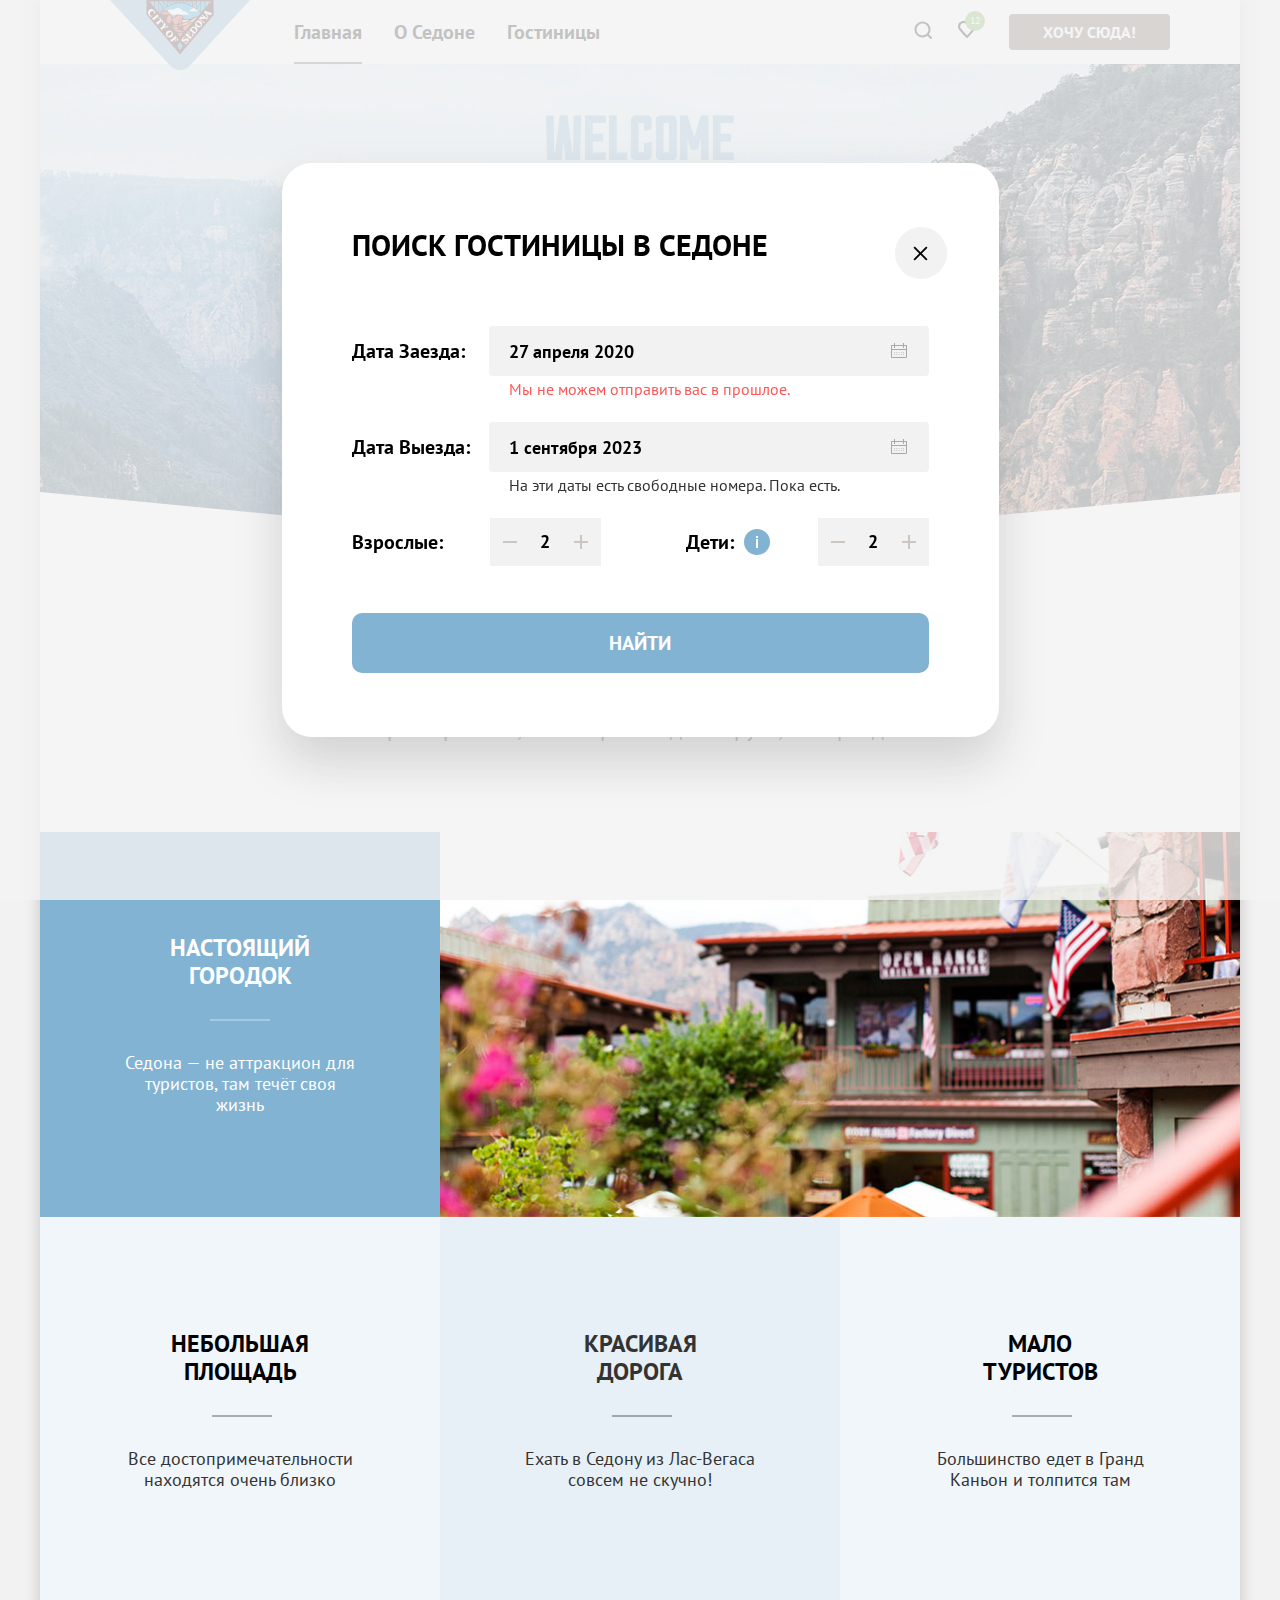
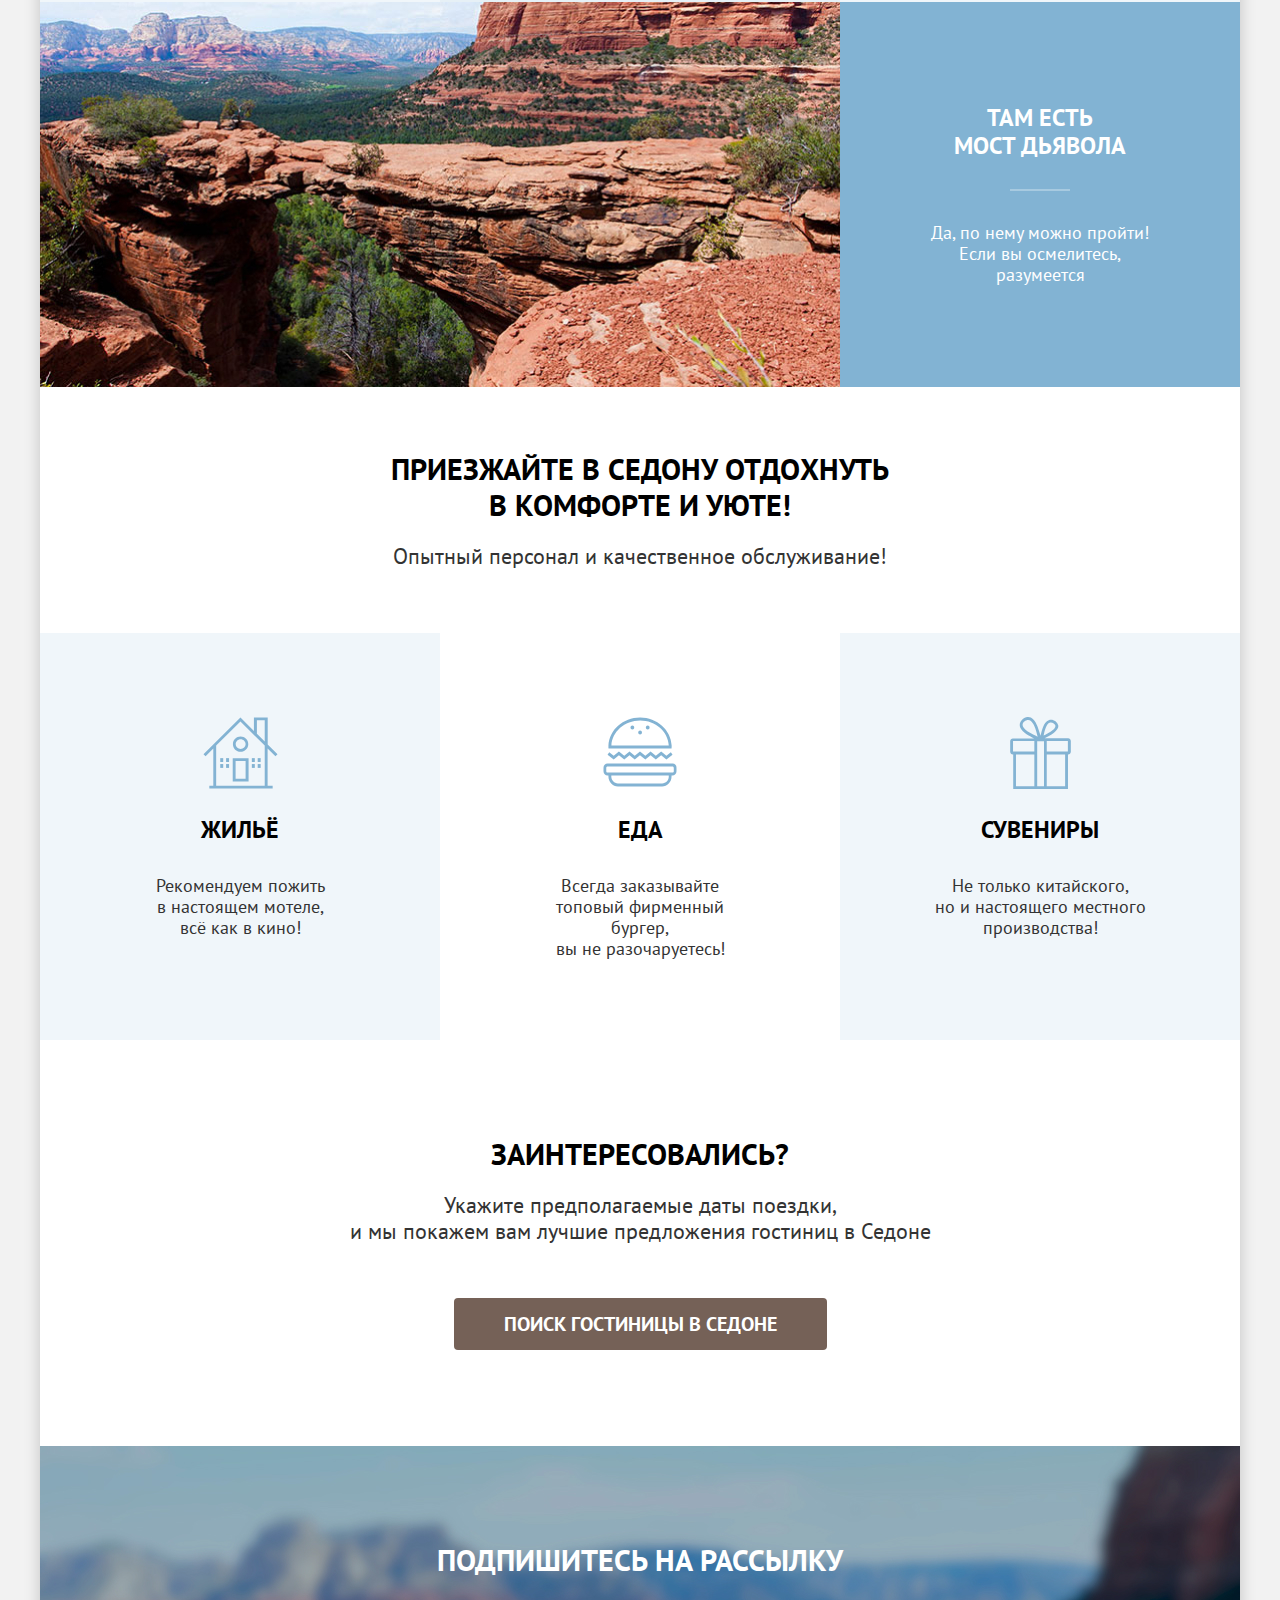
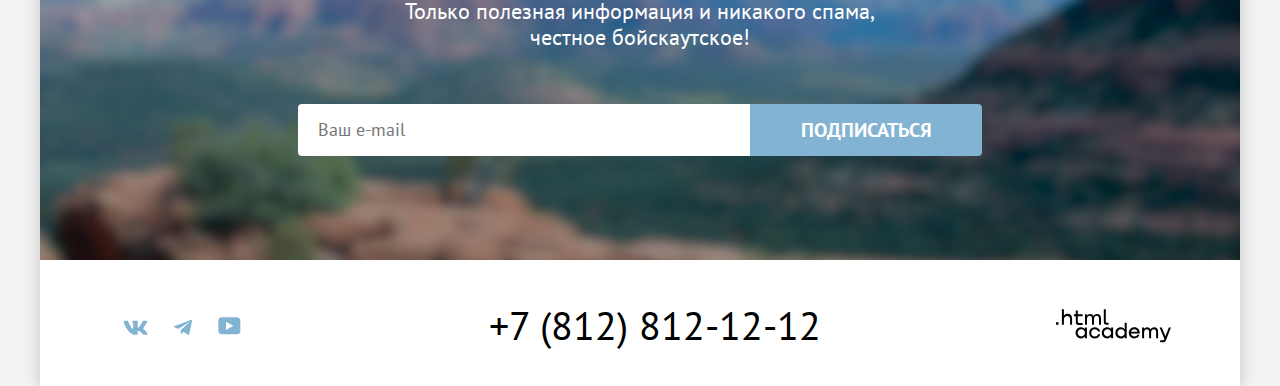
<file: modal.html>
<!DOCTYPE html>
<html lang="ru">

  <head>
    <meta charset="utf-8">
    <title>Седона</title>
    <link rel="icon" href="favicon.ico" sizes="32x32">
    <link rel="stylesheet" href="styles/styles.css">
  </head>

  <body>
    <div class="wrapper">
      <header class="page-header" data-test="header">
        <nav class="navigation">
          <a class="logo" href="https://htmlacademy.ru/">
            <img class="logo-img" src="images/logo.svg" width="140" height="70" alt="Логотип «City of Sedona»">
          </a>
          <ul class="navigation-list">
            <li class="navigation-item">
              <a class="navigation-link navigation-link-current" href="index.html">Главная</a>
            </li>
            <li class="navigation-item">
              <a class="navigation-link" href="about.html">О Седоне</a>
            </li>
            <li class="navigation-item">
              <a class="navigation-link" href="catalog.html">Гостиницы</a>
            </li>
          </ul>
          <ul class="navigation-user">
            <li class="navigation-user-item">
              <a class="navigation-user-link" href="#">
                <svg class="navigation-icon" aria-hidden="true" focusable="false" width="18" height="18"
                  viewBox="0 0 18 18" xmlns="http://www.w3.org/2000/svg">
                  <path
                    d="M18.5 17.0083L14.8 13.3287C15.8 12.0359 16.5 10.3453 16.5 8.4558C16.5 4.08011 12.9 0.5 8.5 0.5C4.1 0.5 0.5 4.17956 0.5 8.55525C0.5 12.9309 4.1 16.511 8.5 16.511C10.3 16.511 12 15.9144 13.4 14.8204L17.1 18.5L18.5 17.0083ZM8.5 14.5221C5.2 14.5221 2.5 11.837 2.5 8.55525C2.5 5.27348 5.2 2.5884 8.5 2.5884C11.8 2.5884 14.5 5.27348 14.5 8.55525C14.5 11.837 11.8 14.5221 8.5 14.5221Z" />
                </svg>

                <span class="visually-hidden"> Поиск </span>
              </a>
            </li>
            <li class="navigation-user-item">
              <a class="navigation-user-link" href="#">
                <svg class="navigation-icon" aria-hidden="true" focusable="false" width="18" height="17"
                  viewBox="0 0 18 17" xmlns="http://www.w3.org/2000/svg">
                  <path
                    d="M8.9 17C8.6 17 8.3 16.9 8.1 16.6C2.7 10.5 1.4 9.1 1.1 8.7C0.4 7.8 0 6.6 0 5.4C0 2.4 2.4 0 5.5 0C6.8 0 8 0.5 9 1.3C10 0.5 11.3 0 12.5 0C15.5 0 18 2.4 18 5.4C18 6.7 17.5 7.9 16.7 8.8L9.7 16.7C9.5 16.9 9.3 17 8.9 17ZM2.9 7.5C3.2 7.9 6.4 11.5 9 14.4L15.2 7.4C15.7 6.9 15.9 6.2 15.9 5.4C15.9 3.6 14.4 2.1 12.6 2.1C11.6 2.1 10.6 2.6 9.9 3.4C9.6 3.7 9.3 3.8 9 3.8C8.7 3.8 8.4 3.6 8.2 3.4C7.5 2.6 6.5 2.1 5.5 2.1C3.7 2.1 2.2 3.6 2.2 5.4C2.1 6.3 2.5 7 2.9 7.5C2.8 7.5 2.8 7.5 2.9 7.5Z" />
                </svg>
                <span class="visually-hidden">Избранное</span>
                <output class="hearts-counter">12</output>
              </a>
            </li>
          </ul>
          <a class="signin" href="#">ХОЧУ СЮДА!</a>
        </nav>
      </header>

      <main class="main-content main-container" data-test="main">
        <div class="hero" data-test="hero">
          <!-- Главный заголовок -->
          <h1 class="visually-hidden">Добро пожаловать на сайт Седона</h1>
          <img class="hero-img" src="images/welcome.svg" width="458" height="352" alt="Welcome to Sedona">
        </div>
        <section class="advantages" data-test="advantages">
          <div class="advantages-block">
            <h2 class="main-title">
              Седона — небольшой городок в Аризоне, <br> заслуживающий большего!
            </h2>
            <p class="main-description">
              Рассмотрим причины, по которым Седона круче, чем Гранд-Каньон!
            </p>
          </div>
          <ul class="advantages-list">
            <li class="advantages-item-with-img">
              <div class="advantages-item-left-block">
                <h3 class="advantages-title">Настоящий городок</h3>
                <p class="advantages-description">
                  Седона — не аттракцион для туристов, там течёт своя жизнь
                </p>
              </div>
              <img class="blog-article-img" src="images/advantage-photo-1.jpg" width="800" height="385"
                alt="Вид на дом и горы">
            </li>
            <li class="advantages-item-side">
              <h3 class="advantages-title-center">Небольшая площадь</h3>
              <p class="advantages-description-center">
                Все достопримечательности находятся очень близко
              </p>
            </li>
            <li class="advantages-item-center">
              <h3 class="advantages-title-center">Красивая дорога</h3>
              <p class="advantages-description-center">
                Ехать в Седону из Лас-Вегаса совсем не скучно!
              </p>
            </li>
            <li class="advantages-item-side">
              <h3 class="advantages-title-center">Мало туристов</h3>
              <p class="advantages-description-center">
                Большинство едет в Гранд Каньон и толпится там
              </p>
            </li>
            <li class="advantages-item-with-img">
              <img class="blog-article-img" src="images/advantage-photo-2.jpg" width="800" height="385"
                alt="Вид на горы">
              <div class="advantages-item-right-block">
                <h3 class="advantages-title">Там есть мост дьявола</h3>
                <p class="advantages-description">
                  Да, по нему можно пройти! Если вы осмелитесь, разумеется
                </p>
              </div>
            </li>
          </ul>
        </section>

        <section class="services" data-test="service">
          <div class="services-block">
            <h2 class="service-title">
              Приезжайте в Седону отдохнуть в комфорте и уюте!
            </h2>
            <p class="service-description">
              Опытный персонал и качественное обслуживание!
            </p>
          </div>
          <ul class="services-list">
            <li class="services-item services-item-1">
              <h3 class="services-name">Жильё</h3>
              <p class="services-item-description">
                Рекомендуем пожить<br> в настоящем мотеле, <br>всё как в кино!
              </p>
            </li>
            <li class="services-item services-item-2">
              <h3 class="services-name">Еда</h3>
              <p class="services-item-description">
                Всегда заказывайте<br> топовый фирменный бургер, <br>вы не
                разочаруетесь!
              </p>
            </li>
            <li class="services-item services-item-3">
              <h3 class="services-name">Сувениры</h3>
              <p class="services-item-description">
                Не только китайского, <br>но и настоящего местного производства!
              </p>
            </li>
          </ul>
        </section>

        <section class="hotels-find" data-test="search">
          <h2 class="hotels-find-title">Заинтересовались?</h2>
          <p class="hotels-find-description">
            Укажите предполагаемые даты поездки, <br>и мы покажем вам лучшие
            предложения гостиниц в Седоне
          </p>
          <button class="hotels-find-button" type="button">
            ПОИСК ГОСТИНИЦЫ В СЕДОНЕ
          </button>
        </section>

        <section class="subscribe" data-test="subscribe">
          <form class="newsletter-form" action="https://echo.htmlacademy.ru/" method="post">
            <div class="subscribe-text">
              <h2 class="subscribe-title">Подпишитесь на рассылку</h2>
              <p class="subscribe-description">
                Только полезная информация и никакого спама, честное
                бойскаутское!
              </p>
            </div>
            <div class="subscribe-block">
              <input class="subscribe-field" placeholder="Ваш e-mail" type="email" name="newsletter-email" id="email">
              <label for="email"></label>
              <button class="subscribe-button" type="submit">
                <span>ПОДПИСАТЬСЯ</span>
              </button>
            </div>
          </form>
        </section>
      </main>

      <footer class="page-footer" data-test="footer">
        <ul class="footer-social-list">
          <li class="footer-social-item">
            <a class="page-footer-button" href="https://vk.com/htmlacademy" target="_blank" rel="noreferrer noopener">
              <span class="visually-hidden">ВКонтакте</span>
              <svg class="social-link-icon" xmlns="http://www.w3.org/2000/svg" width="25" height="15"
                viewBox="0 0 25 15" aria-hidden="true" focusable="false" fill="currentColor">
                <path fill-rule="evenodd"
                  d="M24.12 1.8c.16-.54 0-.94-.8-.94H20.7c-.67 0-.98.34-1.15.73 0 0-1.33 3.2-3.22 5.27-.61.6-.9.8-1.23.8-.16 0-.41-.2-.41-.75v-5.1c0-.66-.19-.95-.74-.95H9.82c-.42 0-.67.3-.67.59 0 .62.95.76 1.04 2.51v3.8c0 .83-.15.98-.48.98-.9 0-3.06-3.2-4.34-6.88-.25-.72-.5-1-1.18-1H1.57c-.75 0-.9.34-.9.73 0 .68.89 4.07 4.14 8.55 2.17 3.06 5.23 4.72 8 4.72 1.68 0 1.88-.37 1.88-1v-2.32c0-.74.16-.88.7-.88.38 0 1.05.19 2.6 1.66 1.79 1.75 2.08 2.54 3.08 2.54h2.63c.75 0 1.12-.37.9-1.1-.23-.72-1.08-1.77-2.2-3.02-.62-.71-1.54-1.48-1.82-1.86-.39-.5-.28-.71 0-1.15 0 0 3.2-4.42 3.54-5.93Z"
                  clip-rule="evenodd" />
              </svg>
            </a>
          </li>
          <li class="footer-social-item">
            <a class="page-footer-button" href="https://t.me/htmlacademy" target="_blank" rel="noreferrer noopener">
              <span class="visually-hidden">Телеграмм</span>
              <svg class="social-link-icon" xmlns="http://www.w3.org/2000/svg" width="18" height="16"
                viewBox="0 0 18 16" aria-hidden="true" focusable="false" fill="currentColor">
                <path
                  d="M16.79.96.84 7.1c-1.09.44-1.08 1.05-.2 1.32l4.1 1.28 9.47-5.98c.44-.27.85-.13.52.17l-7.68 6.93-.28 4.22c.41 0 .6-.2.83-.41l1.99-1.94 4.13 3.06c.77.42 1.31.2 1.5-.71l2.72-12.8c.28-1.1-.43-1.61-1.16-1.28Z" />
              </svg>
            </a>
          </li>
          <li class="footer-social-item">
            <a class="page-footer-button" href="https://www.youtube.com/user/htmlacademyru" target="_blank"
              rel="noreferrer noopener">
              <span class="visually-hidden">YouTube</span>
              <svg class="social-link-icon" xmlns="http://www.w3.org/2000/svg" width="23" height="18"
                viewBox="0 0 23 18" aria-hidden="true" focusable="false" fill="currentColor">
                <path
                  d="M18.94.36H3.51C1.65.36.33 1.95.33 3.76v10.09c0 1.91 1.32 3.5 3.18 3.5h15.65c1.64 0 3.17-1.59 3.17-3.4V3.76c-.22-1.8-1.53-3.4-3.39-3.4ZM7.99 12.89V4.82l7.34 4.04-7.34 4.03Z" />
              </svg>
            </a>
          </li>
        </ul>
        <address class="footer-contacts">
          <a class="footer-contacts-phone" href="tel:+78128121212">+7 (812) 812-12-12</a>
        </address>
        <a class="htmlacademy-link" href="https://htmlacademy.ru/" target="_blank" rel="noreferrer noopener">
          <span class="visually-hidden">.html academy</span>
          <svg class="footer-logo" xmlns="http://www.w3.org/2000/svg" width="115" height="34" viewBox="0 0 115 34"
            aria-hidden="true" focusable="false" fill="currentColor">
            <path
              d="M0 13.26v2.6h2.5v-2.6H0ZM11.6 4.86c-1.6 0-2.8.7-3.6 1.7h-.1V.36h-2v15.5h2v-5.3c0-2.1 1.3-3.6 3.3-3.6 1.8 0 2.9 1.4 2.9 3.2v5.7h2v-6.1c.1-3-1.8-4.9-4.5-4.9ZM26.6 5.16h-4.8v-3.7h-2v3.8h-1.9v2h1.9v6c0 1.7 1 2.7 2.7 2.7h4.1v-2h-3.7c-.7 0-1.1-.4-1.1-1.1v-5.7h4.8v-2ZM41.1 4.96c-1.6 0-2.9.8-3.5 2.1h-.1c-.6-1.2-1.8-2.1-3.4-2.1-1.4 0-2.5.8-3.1 1.8h-.1v-1.6H29v10.6h2v-5.4c0-2 1-3.5 2.6-3.5 1.5 0 2.4 1 2.4 2.6v6.3h2v-5.6c0-2.4 1.4-3.3 2.6-3.3 1.5 0 2.4 1 2.4 2.6v6.3h2v-6.5c.1-2.5-1.4-4.3-3.9-4.3ZM47.8 13.06c0 1.7 1 2.7 2.8 2.7h2v-2h-1.7c-.7 0-1.1-.4-1.1-1.1V.36h-2v12.7ZM28.9 20.06c-.9-1.1-2.2-1.8-3.9-1.8-3.1 0-5.4 2.3-5.4 5.6s2.3 5.6 5.4 5.6c1.8 0 3-.8 3.8-1.9h.1v1.6h2v-10.6h-2v1.5Zm-3.6 7.4c-2.2 0-3.6-1.6-3.6-3.6s1.4-3.6 3.6-3.6 3.6 1.6 3.6 3.6c0 1.9-1.4 3.6-3.6 3.6ZM44.2 22.36c-.5-2.4-2.6-4.1-5.4-4.1a5.4 5.4 0 0 0-5.6 5.6c0 3.1 2.2 5.6 5.6 5.6 2.8 0 4.9-1.8 5.4-4.2h-2.1a3.4 3.4 0 0 1-3.3 2.3c-2.2 0-3.6-1.6-3.6-3.6s1.4-3.6 3.6-3.6c1.6 0 2.8 1 3.3 2.2h2.1v-.2ZM55.1 20.06c-.9-1.1-2.2-1.8-3.9-1.8-3.1 0-5.4 2.3-5.4 5.6s2.3 5.6 5.4 5.6c1.8 0 3-.8 3.8-1.9h.1v1.6h2v-10.6h-2v1.5Zm-3.6 7.4c-2.2 0-3.6-1.6-3.6-3.6s1.4-3.6 3.6-3.6 3.6 1.6 3.6 3.6c0 1.9-1.5 3.6-3.6 3.6ZM68.7 20.16c-.9-1.1-2.2-1.9-3.9-1.9-3.1 0-5.4 2.3-5.4 5.6s2.2 5.6 5.4 5.6c1.7 0 3-.8 3.8-1.8h.1v1.5h2v-15.4h-2v6.4Zm-3.6 7.3c-2.2 0-3.6-1.6-3.6-3.6s1.4-3.6 3.6-3.6 3.6 1.6 3.6 3.6c-.1 2-1.5 3.6-3.6 3.6ZM78.3 18.26c-3.3 0-5.5 2.5-5.5 5.6 0 3 2.1 5.6 5.5 5.6 2.5 0 4.5-1.3 5.2-3.6h-2.1c-.5 1-1.6 1.6-3 1.6-1.9 0-3.3-1.3-3.4-2.9h8.8c.2-3.6-2-6.3-5.5-6.3Zm0 1.9c1.7 0 3 1 3.3 2.6h-6.5c.3-1.5 1.5-2.6 3.2-2.6ZM98.2 18.26c-1.6 0-2.9.8-3.6 2h-.1c-.6-1.2-1.8-2-3.4-2-1.4 0-2.5.7-3.1 1.8v-1.5h-1.9v10.6h2v-5.4c0-2 1-3.4 2.6-3.5 1.5 0 2.4 1 2.4 2.6v6.3h2v-5.6c0-2.4 1.4-3.3 2.6-3.3 1.5 0 2.4 1 2.4 2.6v6.3h2v-6.5c.1-2.6-1.4-4.4-3.9-4.4ZM109.4 27.36l-3.6-8.9h-2.2l4.8 11.6c-.3.9-.7 1.2-1.7 1.2h-2.5v2h2.5c1.8 0 2.8-.8 3.5-2.6l4.7-12.2h-2.1l-3.4 8.9Z" />
          </svg>
        </a>
      </footer>

      <div class="modal-container" data-test="modal">
        <div class="modal">
          <button class="modal-close-button" type="button">
            <span class="visually-hidden">Закрыть</span>
          </button>
          <section class="modal-content">
            <h2 class="modal-title">Поиск гостиницы в Седоне</h2>
          </section>
          <form class="find-form" action="https://echo.htmlacademy.ru/" method="get">
            <div class="date-container arrival-date-container">
              <label class="arrival-date" for="arrival-field">Дата заезда:</label>
              <input class="date-field date-field-img" type="text" id="arrival-field" name="dateArrival"
                placeholder="Выберите дату" value="27 апреля 2020" required>
              <span class="date-comment date-comment-incorrect">Мы не можем отправить вас в прошлое.</span>
            </div>
            <div class="date-container departure-date-container">
              <label class="departure-date" for="departure-field">Дата выезда:</label>
              <input class="date-field date-field-img" type="text" id="departure-field" name="auth-password"
                placeholder="Выберите дату" value="1 сентября 2023" required>
              <span class="date-comment">На эти даты есть свободные номера. Пока есть.</span>
            </div>

            <div class="adults-childs-container">
              <div class="adults-container">
                <label class="adults-title" for="adults-field">Взрослые:</label>
                <div class="adults-amount">
                  <button class="button-minus amount-button" type="button">
                    <span class="visually-hidden">Кнопка уменьшить</span>
                    <svg class="minus-svg" width="14" height="2" viewBox="0 0 14 2" fill="currentColor"
                      xmlns="http://www.w3.org/2000/svg">
                      <path d="M0 0L0 2L14 2V0L0 0Z" />
                    </svg>
                  </button>
                  <input class="amount-field" type="number" id="adults-field" name="adults-field" value="2"
                    placeholder="0" min="1" step="1" required>
                  <button class="button-plus amount-button" type="button">
                    <span class="visually-hidden">Кнопка увеличить</span>
                    <svg class="plus-svg" width="14" height="14" viewBox="0 0 14 14" fill="currentColor"
                      xmlns="http://www.w3.org/2000/svg">
                      <path d="M14 6H8V0H6V6H0V8H6V14H8V8H14V6Z" />
                    </svg>
                  </button>
                </div>
              </div>

              <div class="childs-container">
                <div class="tooltip-comment">
                  <label class="childs-title" for="childs-field">Дети:</label>
                  <button class="tooltip-info" type="button">
                    <span class="tooltip-comment-text">
                      Укажите количество детей, которые будут с вами, возраст
                      которых от 6 до 18 лет. Дети до 6 лет размещаются
                      бесплатно.
                    </span>
                  </button>
                </div>

                <div class="childs-amount">
                  <button class="button-minus amount-button" type="button">
                    <span class="visually-hidden">Кнопка уменьшить</span>
                    <svg class="minus-svg" width="14" height="2" viewBox="0 0 14 2" fill="currentColor"
                      xmlns="http://www.w3.org/2000/svg">
                      <path d="M0 0L0 2L14 2V0L0 0Z" />
                    </svg>
                  </button>
                  <input class="amount-field" type="number" id="childs-field" name="childs-field" value="2"
                    placeholder="0" min="1" step="1" required>
                  <button class="button-plus amount-button" type="button">
                    <span class="visually-hidden">Кнопка увеличить</span>
                    <svg class="plus-svg" width="14" height="14" viewBox="0 0 14 14" fill="currentColor"
                      xmlns="http://www.w3.org/2000/svg">
                      <path d="M14 6H8V0H6V6H0V8H6V14H8V8H14V6Z" />
                    </svg>
                  </button>
                </div>
              </div>
            </div>
            <button class="find-form-button" type="submit">Найти</button>
          </form>
        </div>
      </div>
    </div>
  </body>

</html>
</file>
<file: styles/styles.css>
@font-face {
  font-family: "PT Sans";
  font-style: normal;
  font-weight: 400;
  src: url("../fonts/ptsans-400.woff2") format("woff2");
  font-display: swap;
}

@font-face {
  font-family: "PT Sans";
  font-style: normal;
  font-weight: 700;
  src: url("../fonts/ptsans-700.woff2") format("woff2");
  font-display: swap;
}

html {
  height: 100%;
}

*,
*::before,
*::after {
  box-sizing: border-box;
}

.wrapper {
  width: 1200px;
  margin: 0 auto;
  background-color: #ffffff;
  display: flex;
  flex-direction: column;
  min-height: 100%;
  box-shadow: 0 0 15px 0 rgba(0, 0, 0, 0.2);
}

body {
  margin: 0;
  height: 100%;
  font-family: "PT Sans", sans-serif;
  font-size: 18px;
  line-height: 21px;
  background-color: #f2f2f2;
}

/* Убираем скрытый текст */
.visually-hidden {
  position: absolute;
  width: 1px;
  height: 1px;
  margin: -1px;
  padding: 0;
  border: 0;
  clip: rect(0 0 0 0);
  overflow: hidden;
}

/* Стилизация главной страницы */
.page-header {
  color: #000000;
  background-color: #ffffff;
  padding: 0 70px;
}

/* Навигация */
.navigation {
  display: flex;
  margin: 0 auto;
  align-items: center;
}

.logo {
  position: relative;
  margin: 0;
  padding: 0;
  margin-bottom: -10px;
  align-self: flex-start;
  margin-right: 28px;
  z-index: 1;
}

.navigation-list {
  display: flex;
  flex-wrap: wrap;
  max-width: 500px;
  margin: 0;
  padding: 0;
  list-style: none;
}

.navigation-user {
  display: flex;
  margin: 0;
  padding: 0;
  list-style: none;
  margin-left: auto;
  max-width: 300px;
  flex-wrap: wrap;
}

.navigation-link {
  display: block;
  padding: 20px 16px;
  font-weight: 700;
  font-size: 20px;
  line-height: 24px;
  text-align: center;
  color: #000000;
  background-color: #ffffff;
  text-decoration: none;
}

.logo:hover {
  opacity: 0.8;
}

.navigation-link:hover,
.navigation-user-link:hover {
  background-color: rgba(131, 179, 211, 0.2);
}

.logo:focus,
.navigation-link:focus,
.navigation-user-link:focus {
  opacity: 0.8;
  outline: 3px solid #83b3d3;
  background-color: rgba(131, 179, 211, 0.2);
}

.logo:active,
.navigation-link:active,
.navigation-user-link:active {
  opacity: 0.5;
  outline: none;
}

.navigation-link-current {
  position: relative;
}

.navigation-link-current::before {
  content: "";
  position: absolute;
  left: 16px;
  right: 16px;
  bottom: 0;
  height: 2px;
  background-color: #756257;
}

.navigation-user-link {
  position: relative;
  display: block;
  padding: 20px 13px;
}

.navigation-icon {
  fill: #000000;
}

.navigation-icon:hover {
  fill: #82b3d3;
}

.navigation-icon:focus {
  fill: #82b3d3;
}

.hearts-counter {
  position: absolute;
  display: flex;
  justify-content: center;
  align-items: center;
  min-width: 20px;
  height: 20px;
  font-family: inherit;
  font-size: 10px;
  line-height: 10px;
  color: #ffffff;
  background-color: #7db54f;
  border-radius: 100vw;
  top: 10px;
  left: 20px;
  padding: 5px 5px 5px 4px;
}

.signin {
  margin-left: 20px;
  display: block;
  min-width: 160px;
  max-width: 250px;
  padding: 8px 34px;
  font-weight: 700;
  font-size: 16px;
  line-height: 20px;
  color: #ffffff;
  background-color: #756157;
  text-align: center;
  text-decoration: none;
  border-radius: 4px;
}

.signin:hover,
.hotels-find-button:hover {
  background-color: #615048;
}

.signin:focus,
.hotels-find-button:focus {
  background-color: #615048;
}

.signin:active,
.hotels-find-button:active {
  color: rgba(255, 255, 255, 0.3);
  background-color: #615048;
}

/* блок hero*/
.hero {
  position: relative;
  background-image: url("../images/hero-background.jpg");
  background-color: #c7d8e3;
  background-size: cover;
  background-repeat: no-repeat;
  padding-top: 51px;
  padding-bottom: 82px;
}

.hero::before {
  content: "";
  position: absolute;
  display: block;
  width: 100%;
  height: 57px;
  bottom: 0;
  background-image: url("../images/hero-background-bottom.svg");
}

.hero-img {
  display: block;
  margin: 0 auto;
}

/* блок main */
.main-container {
  width: 1200px;
  margin: 0 auto;
  flex-grow: 1;
}

/* блок advantages */
.advantages {
  padding-top: 70px;
}

.advantages-block {
  margin: auto;
  max-width: 680px;
  margin-bottom: 90px;
  display: flex;
  flex-direction: column;
  row-gap: 25px;
}

.main-title {
  font-weight: 700;
  font-size: 30px;
  line-height: 36px;
  text-align: center;
  text-transform: uppercase;
  color: #000000;
  background-color: #ffffff;
  margin: 0;
}

.main-description {
  font-weight: 400;
  font-size: 22px;
  line-height: 26px;
  text-align: center;
  color: #333333;
  margin: 0;
}

.advantages-list {
  display: flex;
  flex-wrap: wrap;
  margin: 0;
  padding: 0;
  list-style: none;
}

.advantages-item-left-block,
.advantages-item-right-block {
  color: #ffffff;
  width: 400px;
}

.advantages-item-side {
  color: #000000;
  background-color: rgba(131, 179, 211, 0.12);
  width: 400px;
}

.advantages-item-center {
  color: #333333;
  background-color: rgba(131, 179, 211, 0.2);
  width: 400px;
}

.advantages-item {
  display: flex;
}

.blog-article-img {
  margin: 0;
  padding: 0;
  object-fit: cover;
  height: 100%;
}

.advantages-item-with-img {
  display: flex;
  background-color: #82b3d3;
}

.advantages-title {
  font-family: inherit;
  font-weight: 700;
  font-size: 24px;
  line-height: 28px;
  text-align: center;
  text-transform: uppercase;
  padding: 0 114px;
  margin-top: 102px;
  margin-bottom: 62px;
}

.advantages-title-center {
  font-family: inherit;
  font-weight: 700;
  font-size: 24px;
  line-height: 28px;
  text-align: center;
  text-transform: uppercase;
  padding: 0 130px;
  margin-top: 113px;
  margin-bottom: 62px;
}

.advantages-description {
  position: relative;
  margin: 0;
  font-weight: 400;
  font-size: 18px;
  line-height: 21px;
  text-align: center;
  padding: 0 80px;
  margin-bottom: 102px;
}

.advantages-description::before {
  content: "";
  position: absolute;
  display: block;
  width: 60px;
  height: 2px;
  background-color: rgba(255, 255, 255, 0.3);
  top: -33px;
  left: 50%;
  transform: translate(-50%);
}

.advantages-description-center {
  position: relative;
  margin: 0;
  font-weight: 400;
  font-size: 18px;
  line-height: 21px;
  text-align: center;
  padding: 0 85px;
  margin-bottom: 112px;
  color: #333333;
}

.advantages-description-center::before {
  content: "";
  position: absolute;
  display: block;
  width: 60px;
  height: 2px;
  background-color: rgba(0, 0, 0, 0.3);
  top: -33px;
  left: 172px;
}

/* блок services */
.services {
  padding-top: 64px;
}

.services-block {
  margin: 0 auto;
  max-width: 510px;
  margin-bottom: 64px;
  display: flex;
  flex-direction: column;
  row-gap: 20px;
}

.service-title {
  margin: 0;
}

.service-description {
  font-family: inherit;
  font-weight: 400;
  font-size: 22px;
  line-height: 26px;
  text-align: center;
  color: #333333;
  margin: 0;
}

.services-list {
  margin: 0 auto;
  display: flex;
  list-style: none;
  padding: 0;
  flex-wrap: wrap;
}

.services-name {
  margin-top: 183px;
  margin-bottom: 31px;
}

.services-item {
  width: 400px;
}

.services-item-img {
  display: block;
  margin: 0 auto;
}

.services-item-description {
  padding: 0 85px;
  margin-bottom: 81px;
}

.services-item-1 {
  background-image: url("../images/services/housing.svg");
  background-size: 75px 72px;
  background-repeat: no-repeat;
  color: #000000;
  background-color: rgba(131, 179, 211, 0.12);
  background-position: 50% 25%;

}

.services-item-2 {
  background-image: url("../images/services/food.svg");
  background-size: 74px 70px;
  background-repeat: no-repeat;
  color: #000000;
  background-color: #ffffff;
  background-position: 50% 25%;
}

.services-item-3 {
  background-image: url("../images/services/souvenirs.svg");
  background-size: 75px 72px;
  background-repeat: no-repeat;
  color: #000000;
  background-color: rgba(131, 179, 211, 0.12);
  background-position: 50% 25%;
}

.service-title {
  font-family: inherit;
  font-weight: 700;
  font-size: 30px;
  line-height: 36px;
  text-align: center;
  text-transform: uppercase;
  color: #000000;
}

.services-name {
  font-weight: 700;
  font-size: 24px;
  line-height: 28px;
  text-align: center;
  text-transform: uppercase;
  color: #000000;
}

.services-item-description {
  font-weight: 400;
  font-size: 18px;
  line-height: 21px;
  text-align: center;
  color: #333333;
}

/* Блок поиска гостиницы */
.hotels-find {
  display: flex;
  flex-direction: column;
  padding-top: 96px;
  padding-bottom: 96px;
  max-width: 592px;
  margin: 0 auto;
  align-items: center;
  justify-content: center;
}

.hotels-find-title {
  margin: 0;
  margin-bottom: 20px;
  font-weight: 700;
  font-size: 30px;
  line-height: 36px;
  text-transform: uppercase;
  color: #000000;
  text-align: center;
}

.hotels-find-description {
  font-weight: 400;
  font-size: 22px;
  line-height: 26px;
  text-align: center;
  color: #333333;
  margin: 0;
  margin-bottom: 54px;
}

.hotels-find-button {
  font-family: inherit;
  font-weight: 700;
  font-size: 20px;
  line-height: 36px;
  color: #ffffff;
  background-color: #756157;
  display: block;
  padding: 8px 50px;
  cursor: pointer;
  border: none;
  border-radius: 4px;
  text-transform: uppercase;
}

/* Блок подписки на рассылку */
.subscribe {
  background-image: url("../images/subscribe.jpg");
  background-color: #c7d8e3;
  background-size: cover;
  background-repeat: no-repeat;
  margin: 0;
  padding-top: 96px;
  padding-bottom: 104px;
}

.newsletter-form {
  display: flex;
  flex-direction: column;
  margin: 0 auto;
  align-items: center;
  justify-content: center;
}

.subscribe-text {
  margin: 0 auto;
  max-width: 476px;
  margin-bottom: 54px;
  display: flex;
  flex-direction: column;
  row-gap: 20px;
}

.subscribe-title {
  margin: 0;
  padding: 0;
  font-weight: 700;
  font-family: inherit;
  font-size: 30px;
  line-height: 36px;
  text-align: center;
  text-transform: uppercase;
  color: #ffffff;
}

.subscribe-description {
  margin: 0;
  padding: 0;
  font-size: 22px;
  line-height: 26px;
  text-align: center;
  color: #ffffff;
}

.subscribe-button {
  display: inline-block;
  width: 232px;
  max-width: 300px;
  font-family: inherit;
  font-weight: 700;
  font-size: 20px;
  line-height: 36px;
  text-align: center;
  text-transform: uppercase;
  color: #ffffff;
  background-color: #82b3d3;
  cursor: pointer;
  border: none;
  padding: 8px 20px;
  border-top-right-radius: 4px;
  border-bottom-right-radius: 4px;
}

.subscribe-button:hover {
  background-color: #68a2ca;
}

.subscribe-button:focus {
  background-color: #68a2ca;
}

.subscribe-button:active {
  color: rgba(255, 255, 255, 0.3);
  background-color: #82b3d3;
}

.subscribe-block {
  display: flex;
  margin: 0 auto;
  flex-wrap: wrap;
}

.subscribe-field {
  font-family: inherit;
  font-size: 18px;
  line-height: 24px;
  width: 452px;
  border: #ffffff;
  border-top-left-radius: 4px;
  border-bottom-left-radius: 4px;
  padding: 0 20px;
}

.subscribe-field:hover {
  background-color: #e6e6e6;
}

.subscribe-field:focus {
  outline: 3px solid #83b3d3;
  background-color: #e6e6e6;
}

/* Стилизация подвала */
.page-footer {
  display: flex;
  justify-content: space-between;
  padding: 45px 70px 35px;
}

.footer-social-list {
  display: flex;
  flex-wrap: wrap;
  padding: 0;
  margin: 0;
  list-style: none;
  max-width: 190px;
  align-items: center;
}

.footer-contacts {
  width: 720px;
}

.footer-contacts {
  text-align: center;
}


.footer-social-item {
  padding: 12px 13px;
}

.page-footer-button {
  color: #83b3d3;
}

.page-footer-button:hover {
  color: #68a2ca;
}

.page-footer-button:focus path {
  fill: #68a2ca;
}

.page-footer-button:active {
  fill: #68a2ca;
  opacity: 0.3;
}

.footer-contacts-phone {
  font-size: 40px;
  line-height: 40px;
  text-decoration: none;
  font-style: normal;
  color: #000000;
}

.footer-contacts-phone:hover {
  color: #756257;
}

.footer-contacts-phone:focus {
  color: #756257;
}

.footer-contacts-phone:active {
  color: rgba(117, 97, 87, 0.3);
}

.htmlacademy-link {
  width: 115px;
  padding-top: 4px;
  padding-left: 1px;
  color: #000000;
}

.htmlacademy-link:hover {
  color: #756257;
}

.htmlacademy-link:focus {
  color: #756257;
}

.htmlacademy-link:active {
  color: #756257;
  opacity: 0.3;
}

/* Стилизация каталога */
.inner-header {
  background-image: url("../images/catalog/background-find-hotels.jpg");
  background-color: #c7d8e3;
  background-size: cover;
  background-repeat: no-repeat;
  display: flex;
  flex-direction: column;
  padding: 35px 70px 61px;
}

.inner-header-title {
  font-weight: 700;
  font-size: 60px;
  line-height: 78px;
  color: #ffffff;
  margin: 0;
  padding-bottom: 8px;
}

.breadcrumbs {
  display: flex;
  margin: 0;
  padding: 0;
  list-style-type: none;
  flex-wrap: wrap;
  position: relative;
  align-items: center;
  row-gap: 7px;
}

.breadcrumbs-item::after {
  content: "";
  position: absolute;
  display: block;
  top: 50%;
  right: 11px;
  width: 8px;
  height: 11px;
  background-image: url("../images/catalog/arrow-right.svg");
  background-repeat: no-repeat;
  background-size: 8px 20px;
  background-position: center;
  transform: translateY(-50%);
}

.breadcrumbs-item:last-child::after {
  content: none;
}

.breadcrumbs-item {
  position: relative;
}

.breadcrumbs-link {
  position: relative;
  display: block;
  font-size: 16px;
  line-height: 21px;
  color: #ffffff;
  margin-right: 41px;
}

.breadcrumbs-link-home {
  width: 13px;
  height: 15px;
  background-image: url("../images/catalog/icon-home.svg");
  background-repeat: no-repeat;
  background-position: center;
  margin-right: 30px;
}

.breadcrumbs-link-home:hover {
  color: #dbb590;
}

.breadcrumbs-link-home:focus {
  outline: 2px solid #83d3d3;
  color: #dbb590;
}

.catalog-filter {
  display: grid;
  grid-template-columns: 220px 291px 359px 191px;
  padding-top: 41px;
}

.catalog-filter-group {
  margin: 0;
  padding: 0;
  border: 0;
  max-width: 288px;
}

.catalog-filter-list {
  margin: 0;
  padding: 0;
  padding-right: 70px;
}

.infrastructure {
  display: flex;
  padding-left: 36px;
  flex-direction: column;
  gap: 16px;
}

.type-housing {
  display: flex;
  padding-left: 36px;
  flex-direction: column;
  gap: 16px;
}

.catalog-filter-title {
  padding: 0;
  font-weight: 700;
  font-size: 20px;
  line-height: 24px;
  color: #ffffff;
  padding-bottom: 32px;
  text-transform: capitalize;
}

.range-scale {
  grid-column: 1 / -1;
  position: relative;
  height: 4px;
  margin-bottom: 16px;
  background-color: rgba(255, 255, 255, 0.3);
}

.range-bar {
  position: absolute;
  height: 4px;
  background-color: #ffffff;
}

.range-toggle {
  position: absolute;
  width: 20px;
  height: 20px;
  border: none;
  border-radius: 5px;
  background: #ffffff;
  cursor: pointer;
}

.range-toggle:hover {
  background-color: #ffffff;
  outline: 2px solid #83b3d3;
  box-shadow: 0 4 10 0 rgba(0, 0, 0, 0.25);
}

.range-toggle:focus {
  outline: 3px solid #83b3d3;
  box-shadow: 0 4 10 0 rgba(0, 0, 0, 0.25);
}

.range-toggle:active {
  outline: 2px solid #83b3d3;
  box-shadow: 0 7 15 0 rgba(0, 0, 0, 0.4);
}

.toggle-min {
  top: -8px;
  left: 0;
}

.toggle-max {
  top: -8px;
  right: -20px;
}

.range-wrapper-inputs {
  display: grid;
  grid-template-columns: 144px 144px;
  row-gap: 44px;
}

.catalog-filter-label {
  display: flex;
  position: relative;
  column-gap: 2px;
}

.cost-choice-field {
  max-width: 141px;
  padding: 12px 20px;
  padding-right: 37px;
  font-family: inherit;
  font-weight: 700;
  font-size: 18px;
  color: #000000;
  background-color: #f2f2f2;
  border: 0;
  line-height: 24px;
  -webkit-appearance: textfield;
  appearance: textfield;
}

.cost-choice-field::-webkit-outer-spin-button,
.cost-choice-field::-webkit-inner-spin-button {
  -webkit-appearance: none;
}

.cost-choice-field:hover {
  background: #e6e6e6;
}

.cost-choice-from:focus {
  outline: 3px solid #83b3d3;
  border-radius: 4px 0 0 4px;
  background: #e6e6e6;
}

.cost-choice-till:focus {
  outline: 3px solid #83b3d3;
  border-radius: 0 4px 4px 0;
  background: #e6e6e6;
}

.catalog-filter-item {
  font-size: 18px;
  line-height: 23px;
  color: #ffffff;
  list-style: none;
}

.cost-choice-text {
  margin: 0;
  padding: 0;
  font-family: inherit;
  font-size: 18px;
  line-height: 24px;
  color: #000000;
  opacity: 0.3;
  text-align: right;
  right: 20px;
  top: 11px;
  position: absolute;
}

.cost-choice-from {
  border-top-left-radius: 4px;
  border-bottom-left-radius: 4px;
}

.cost-choice-till {
  border-top-right-radius: 4px;
  border-bottom-right-radius: 4px;
}

.control {
  cursor: pointer;
  position: relative;
}

.catalog-checkbox {
  position: absolute;
  background-color: #ffffff;
  top: 2px;
  left: -35px;
  width: 20px;
  height: 20px;
}

.control-input[type="checkbox"] + .catalog-checkbox {
  border-radius: 4px;
}

.control-input[type="checkbox"]:checked + .catalog-checkbox::after {
  content: "";
  position: absolute;
  top: 5px;
  left: 4px;
  background-image: url("../images/catalog/checkbox-checked-mark.svg");
  background-repeat: no-repeat;
  width: 13px;
  height: 10px;
}

.control-input[type="radio"] + .catalog-checkbox {
  border-radius: 50%;
}

.control-input[type="radio"]:checked + .catalog-checkbox::after {
  content: "";
  position: absolute;
  top: 5px;
  left: 5px;
  background-image: url("../images/catalog/radio-checked-mark.svg");
  background-repeat: no-repeat;
  background-size: 10px;
  width: 10px;
  height: 10px;
}

.control:hover .catalog-checkbox,
.control:hover .catalog-title,
.control:active .catalog-checkbox,
.control:active .catalog-title {
  opacity: 0.3;
}

.control-input[type="checkbox"]:focus ~ .catalog-checkbox {
  outline: 3px solid #83b3d3;
  border-radius: 4px;
}

.control-input[type="radio"]:focus ~ .catalog-checkbox {
  outline: 3px solid #83b3d3;
  border-radius: 17px;
}

.control:has(.control-input:disabled) {
  opacity: 0.3;
  pointer-events: none;
}

.catalog-filter-button-block {
  display: flex;
  flex-direction: column;
  align-self: end;
  row-gap: 31px;
}

.button-submit {
  font-family: inherit;
  font-weight: 700;
  font-size: 16px;
  line-height: 20px;
  text-align: center;
  text-transform: uppercase;
  color: #ffffff;
  background-color: #82b3d3;
  cursor: pointer;
  padding: 8px 50px;
  border: none;
  border-radius: 4px;
}

.button-reset {
  font-family: inherit;
  font-weight: 700;
  font-size: 16px;
  line-height: 20px;
  text-align: center;
  text-transform: uppercase;
  color: #ffffff;
  background-color: transparent;
  cursor: pointer;
  padding: 8px 50px;
  border: none;
  margin-bottom: 9px;
}

.button-submit:hover {
  background: #68a2ca;
}

.button-submit:focus {
  background: #68a2ca;
}

.button-submit:active {
  background: #82b3d3;
  color: rgba(255, 255, 255, 0.3);
}

.button-submit:disabled {
  background: rgb(229, 229, 229);
  color: rgb(255, 255, 255);
}

.button-reset:hover {
  opacity: 0.6;
}

.button-reset:focus {
  outline: 3px solid #68a2ca;
  border-radius: 4px;
}

.button-reset:active {
  opacity: 0.3;
}

.button-reset:disabled {
  opacity: 0.1;
}

/* Стилизацация фильтра */
.find-hotels-section {
  padding: 50px 70px 60px;
}

.find-hotels-line {
  display: grid;
  grid-template-columns: 538px 292px 230px;
  align-items: center;
  margin-bottom: 39px;
}

.find-hotels {
  margin: 0;
  padding: 0;
  font-weight: 700;
  font-size: 30px;
  line-height: 36px;
  text-transform: uppercase;
  color: #000000;
}

.select-control {
  font-family: inherit;
  font-size: 18px;
  line-height: 21px;
  color: #333333;
  border: 2px solid #e5e5e5;
  border-radius: 4px;
  padding: 12px 0 12px 18px;
  background-image: url("../images/catalog/arrow-down.svg");
  background-size: 12px;
  background-repeat: no-repeat;
  background-position: center right 20px;
  background-color: #ffffff;
  -webkit-appearance: none;
  appearance: none;
}

.select-control:hover {
  border: 2px solid #82b3d3;
}

.select-control:focus {
  outline: 2px solid #82b3d3;
}

.select-control:disabled {
  color: rgba(0, 0, 0, 0.3);
  outline: 2px solid rgba(0, 0, 0, 0.3);
}

.find-hotels-buttons-block {
  display: flex;
  margin-left: auto;
  max-width: 160px;
  gap: 8px;
  flex-wrap: wrap;
}

.button-cards {
  font-size: 0;
  width: 48px;
  height: 48px;
  border: 2px solid #e5e5e5;
  background-image: url("../images/catalog/show-cards.svg");
  background-repeat: no-repeat;
  background-size: 16px 14px;
  background-position: 50% 50%;
  background-color: transparent;
  border-radius: 4px;
  cursor: pointer;
}

.button-img {
  font-size: 0;
  width: 48px;
  height: 48px;
  border: 2px solid #e5e5e5;
  background-image: url("../images/catalog/show-img.svg");
  background-repeat: no-repeat;
  background-size: 16px 14px;
  background-position: 50% 50%;
  background-color: transparent;
  border-radius: 4px;
  cursor: pointer;
}

.button-list {
  font-size: 0;
  width: 48px;
  height: 48px;
  border: 2px solid #e5e5e5;
  background-image: url("../images/catalog/show-popular.svg");
  background-repeat: no-repeat;
  background-size: 16px 14px;
  background-position: 50% 50%;
  background-color: transparent;
  border-radius: 4px;
  cursor: pointer;
}

.active-view-button {
  border: 2px solid #000000;
}

.find-hotels-buttons:hover {
  border-color: #000000;
}

.find-hotels-buttons:focus {
  outline: none;
  border-color: #68a2ca;
}

.find-hotels-buttons:active {
  border-color: #000000;
}


/* Стилизация карточек */
.product-list {
  margin: 0;
  padding: 0;
  display: grid;
  grid-template-columns: repeat(3, 340px);
  gap: 20px;
  margin-bottom: 80px;
}

.product-card {
  display: flex;
  flex-direction: column;
  margin: 0;
  padding: 20px;
  text-decoration: none;
  list-style: none;
  border: 1px solid #e6e6e6;
  row-gap: 16px;
}

.product-card-link {
  text-decoration: none;
  margin-bottom: auto;
}

.product-card-title {
  margin: 0;
  padding: 0;
  font-weight: 700;
  font-size: 24px;
  line-height: 28px;
  color: #000000;
}

.product-card-image {
  width: 300px;
  height: 212px;
  margin-bottom: 12px;
}

.product-card-price-block {
  display: flex;
  justify-content: space-between;
  margin: 0;
  font-size: 18px;
  line-height: 21px;
  color: #333333;
}

.product-card-button-block {
  display: grid;
  grid-template-columns: repeat(2, 140px);
  gap: 20px;
}

.product-card-button-details {
  font-family: inherit;
  font-weight: 700;
  font-size: 16px;
  line-height: 20px;
  text-transform: uppercase;
  color: #ffffff;
  background-color: #756157;
  text-align: center;
  cursor: pointer;
  text-decoration: none;
  align-items: center;
  padding: 8px 0;
  border-radius: 4px;
  border: none;
}

.product-card-button-details:hover {
  background-color: #615048;
}

.product-card-button-details:focus {
  background-color: #615048;
}

.product-card-button-details:active {
  color: rgba(255, 255, 255, 0.3);
  background: #615048;
}

.product-card-button-details:disabled {
  color: #ffffff;
  background: #e5e5e5;
}

.product-card-button-favorites {
  font-family: inherit;
  font-weight: 700;
  font-size: 16px;
  line-height: 20px;
  text-transform: uppercase;
  color: #ffffff;
  background-color: #82b3d3;
  text-align: center;
  cursor: pointer;
  align-items: center;
  padding: 8px 0;
  border-radius: 4px;
  border: none;
}

.product-card-button-favorites:hover {
  background: #68a2ca;
}

.product-card-button-favorites:focus {
  background: #68a2ca;
}

.product-card-button-favorites:active {
  background: #82b3d3;
  color: rgba(255, 255, 255, 0.3);
}

.product-card-button-favorites:disabled {
  background: #e5e5e5;
  color: rgb(255, 255, 255);
}

.button-active {
  font-weight: 700;
  font-size: 16px;
  line-height: 20px;
  text-transform: uppercase;
  color: #ffffff;
  background-color: #7db54f;
  text-align: center;
  border-radius: 4px;
  border: none;
}

.button-active:hover {
  background: #6c9e42;
}

.button-active:focus {
  background: #6c9e42;
}

.button-active:active {
  background: #6c9e42;
  color: rgba(255, 255, 255, 0.3);
}

.button-active:disabled {
  background: #e5e5e5;
  color: #ffffff;
}

.stars-rating-block {
  display: grid;
  grid-template-columns: repeat(2, 140px);
  gap: 20px;
}

.product-card-stars-list {
  display: flex;
  margin: 0;
  padding: 0;
  list-style: none;
  gap: 6px;
  align-items: center;
  flex-wrap: wrap;
  background-image: url("../images/catalog/star.svg");
  background-repeat: space no-repeat;
  background-size: 18px 17px;
  background-position: center;
}

.two-stars {
  max-width: 41px;
}

.three-stars {
  max-width: 65px;
}

.four-stars {
  max-width: 88px;
}

.hotel-stars-img {
  align-items: center;
}

.rating {
  margin: 0;
  font-family: inherit;
  font-size: 16px;
  line-height: 20px;
  text-transform: uppercase;
  color: #333333;
  background-color: #f2f2f2;
  text-align: center;
  padding: 8px 0;
}

/* Стилизация пагинации */
.pagination {
  margin: 0;
  padding: 0;
  list-style: none;
  display: flex;
  flex-wrap: wrap;
  gap: 8px;
}

.pagination-item:not(:last-child) {
  margin: 0;
  width: 60px;
  height: 60px;
}

.pagination-link {
  display: block;
  min-width: 60px;
  min-height: 60px;
  padding: 11px 0;
  font-weight: 700;
  font-size: 20px;
  line-height: 36px;
  color: #ffffff;
  background-color: #82b3d3;
  text-decoration: none;
  text-align: center;
  border-radius: 4px;
}

.pagination-link[href^="#"]:hover {
  background-color: #68a2ca;
}

.pagination-link:focus {
  background-color: #68a2ca;
}

.pagination-link:active {
  color: rgba(255, 255, 255, 0.3);
  background-color: #82b3d3;
}

.pagination-current {
  color: #000000;
  background-color: #f2f2f2;
  border-radius: 4px
}

.ellipsis {
  color: #000000;
  background-color: #ffffff;
  text-decoration: none;
}

/* Блок подписки на рассылку */
.catalog-subscribe {
  margin-bottom: 104px;
}

.catalog-subscribe-text {
  padding-top: 96px;
  margin: 0 auto;
  max-width: 476px;
  margin-bottom: 54px;
  display: flex;
  flex-direction: column;
  row-gap: 20px;
}

.catalog-subscribe-title {
  margin: 0;
  padding: 0;
  font-family: inherit;
  font-weight: 700;
  font-size: 30px;
  line-height: 36px;
  text-align: center;
  text-transform: uppercase;
  color: #000000;
}

.catalog-hotels-find-description {
  margin: 0;
  padding: 0;
  font-family: inherit;
  font-size: 22px;
  line-height: 26px;
  text-align: center;
  color: #000000;
}

.catalog-subscribe-block {
  display: flex;
  margin: 0 auto;
  max-width: 684px;
  flex-wrap: wrap;
}

.catalog-subscribe-button {
  display: inline-block;
  width: 232px;
  max-width: 300px;
  font-family: inherit;
  font-weight: 700;
  font-size: 20px;
  line-height: 36px;
  text-align: center;
  text-transform: uppercase;
  color: #ffffff;
  background-color: #82b3d3;
  cursor: pointer;
  padding: 8px 50px;
  border: none;
  border-top-right-radius: 4px;
  border-bottom-right-radius: 4px;
}

.catalog-subscribe-field {
  font-family: inherit;
  font-size: 18px;
  line-height: 24px;
  width: 452px;
  background-color: #f2f2f2;
  border-top-left-radius: 4px;
  border-bottom-left-radius: 4px;
  border: none;
  padding: 0 20px;
}

.catalog-subscribe-button:hover {
  background-color: #68a2ca;
}

.catalog-subscribe-button:focus {
  background-color: #68a2ca;
}

.catalog-subscribe-button:active {
  color: rgba(255, 255, 255, 0.3);
  background-color: #82b3d3;
}

.catalog-subscribe-field:hover {
  background-color: #e6e6e6;
}

.catalog-subscribe-field:focus {
  outline: 3px solid #83b3d3;
  background-color: #e6e6e6;
}

/* Стилизация модального окна */
.modal-container {
  position: fixed;
  display: flex;
  top: 0;
  left: 0;
  width: 100%;
  height: 100%;
  background-color: rgba(242, 242, 242, 0.8);
  z-index: 2;
}

.modal-container-close {
  display: none;
}

.modal {
  position: relative;
  width: 717px;
  margin: auto;
  padding: 64px 70px;
  background-color: #ffffff;
  border-radius: 30px;
  box-shadow: 0 25px 50px 0 rgba(0, 0, 0, 0.15);
}

.modal-close-button {
  position: absolute;
  padding: 0;
  top: 64px;
  right: 52px;
  width: 52px;
  height: 52px;
  background-color: #f2f2f2;
  border: none;
  border-radius: 50%;
  background-image: url("../images/modal/close.svg");
  background-repeat: no-repeat;
  background-position: center;
  cursor: pointer;
}

.modal-close-button:hover {
  background-color: #e6e6e6;
  opacity: 1;
}

.modal-close-button:focus {
  outline: 3px solid #83b3d3;
  background-color: #e6e6e6;
  opacity: 1;
}

.modal-close-button:active {
  background-color: #e6e6e6;
  opacity: 0.5;
  outline: none;
}

.find-form {
  display: flex;
  flex-direction: column;
  row-gap: 22px;
}

.modal-title {
  margin: 0;
  margin-bottom: 63px;
  font-family: inherit;
  font-size: 30px;
  line-height: 36px;
  font-weight: 700;
  color: #000000;
  text-transform: uppercase;
}

.arrival-date,
.departure-date {
  color: #000000;
  font-size: 20px;
  font-weight: 700;
  line-height: 24px;
  text-align: left;
  text-transform: capitalize;
  align-self: center;
}


.date-field:hover {
  background: #e6e6e6;
}

.date-field:focus {
  outline: 3px solid #83b3d3;
  background: #e6e6e6;
}

.date-container .date-field-img {
  background-image: url("../images/modal/calendar.svg");
  background-repeat: no-repeat;
  background-position: center right 20px;
}

.date-field {
  width: 100%;
  font-family: inherit;
  font-weight: 700;
  font-size: 18px;
  border-radius: 4px;
  background: #f2f2f2;
  padding: 12px 20px 12px 20px;
  border: none;
}

.date-container {
  display: grid;
  grid-template-columns: 120px 1fr;
  grid-template-rows: 50px;
  row-gap: 3px;
  column-gap: 17px;
  position: relative;
}

.date-comment {
  grid-column: 2/-1;
  color: #333333;
  font-size: 16px;
  line-height: 21px;
  padding: 0 20px;
}

.date-comment-incorrect {
  color: #ff5757;
}

.adults-title,
.childs-title {
  color: #000000;
  font-size: 20px;
  font-weight: 700;
  line-height: 24px;
  text-align: left;
  text-transform: capitalize;
  align-self: center;
  margin-right: 47px;
}

.adults-title {
  margin-right: 47px;
}

.childs-title {
  margin-right: 10px;
}

.adults-amount,
.childs-amount {
  display: grid;
  grid-template-columns: 40px 31px 40px;
  align-items: center;
  width: 111px;
  background-color: #f2f2f2;
  border-radius: 4px;
}

.adults-childs-container {
  display: flex;
  justify-content: space-between;
}

.adults-container {
  display: flex;
  align-items: center;
  min-width: 247px;
}

.amount-button {
  display: flex;
  padding: 0;
  margin: 0 auto;
  height: 100%;
  width: 100%;
  border: none;
  color: rgba(117, 97, 87, 0.3);
  background: #f2f2f2;
  cursor: pointer;
  align-items: center;
  justify-content: center;
}

.amount-button:hover {
  color: #000000;
}

.amount-button:focus {
  color: #000000;
  outline: 3px solid #83b3d3;
  opacity: 1;
  border-radius: 4px;
}

.amount-button:active {
  opacity: 0.3;
  outline: none;
}

.amount-field {
  color: #000000;
  font-size: 18px;
  font-weight: 700;
  line-height: 20px;
  text-align: center;
  font-family: inherit;
  background: #f2f2f2;
  padding: 14px 5px;
  border: none;
  -webkit-appearance: textfield;
  appearance: textfield;
}

.amount-field::-webkit-outer-spin-button,
.amount-field::-webkit-inner-spin-button {
  -webkit-appearance: none;
  appearance: none;
  margin: 0;
}

.childs-container {
  display: flex;
  align-items: center;
}

.find-form-button {
  color: #ffffff;
  font-family: inherit;
  font-size: 20px;
  font-weight: 700;
  line-height: 24px;
  text-align: center;
  text-transform: uppercase;
  margin-top: 25px;
  border-radius: 10px;
  padding: 18px 77px;
  background-color: #83b3d3;
  border: none;
  cursor: pointer;
}

.find-form-button:hover {
  background-color: #68a2ca;
}

.find-form-button:focus {
  background-color: #68a2ca;
}

.find-form-button:active {
  background-color: #83b3d3;
  color: rgba(255, 255, 255, 0.3);
}

/* Стилизация тултипа */
.tooltip-comment {
  display: flex;
  margin-right: 48px;
}

.tooltip-info {
  position: relative;
  width: 26px;
  height: 26px;
  padding: 6px;
  background-image: url("../images/modal/info.svg");
  background-repeat: no-repeat;
  background-position: center;
  border-radius: 50%;
  background-color: #83b3d3;
  border: none;
}

.tooltip-info:hover .tooltip-comment-text {
  display: block;
}

.tooltip-info:focus-within .tooltip-comment-text {
  display: block;
}

.tooltip-comment-text {
  display: none;
  position: absolute;
  top: 42px;
  left: -114px;
  width: 256px;
  padding: 20px 18px 22px 22px;
  color: #ffffff;
  background-color: #333333;
  border-radius: 10px;
  font-size: 16px;
  line-height: 20px;
  box-shadow: 0 25px 50px 0 rgba(0, 0, 0, 0.15);
}

.tooltip-comment-text::before {
  position: absolute;
  content: "";
  top: -9px;
  right: 119px;
  width: 19px;
  height: 9px;
  background-image: url("../images/modal/tooltip-arrow.svg");
}
</file>
